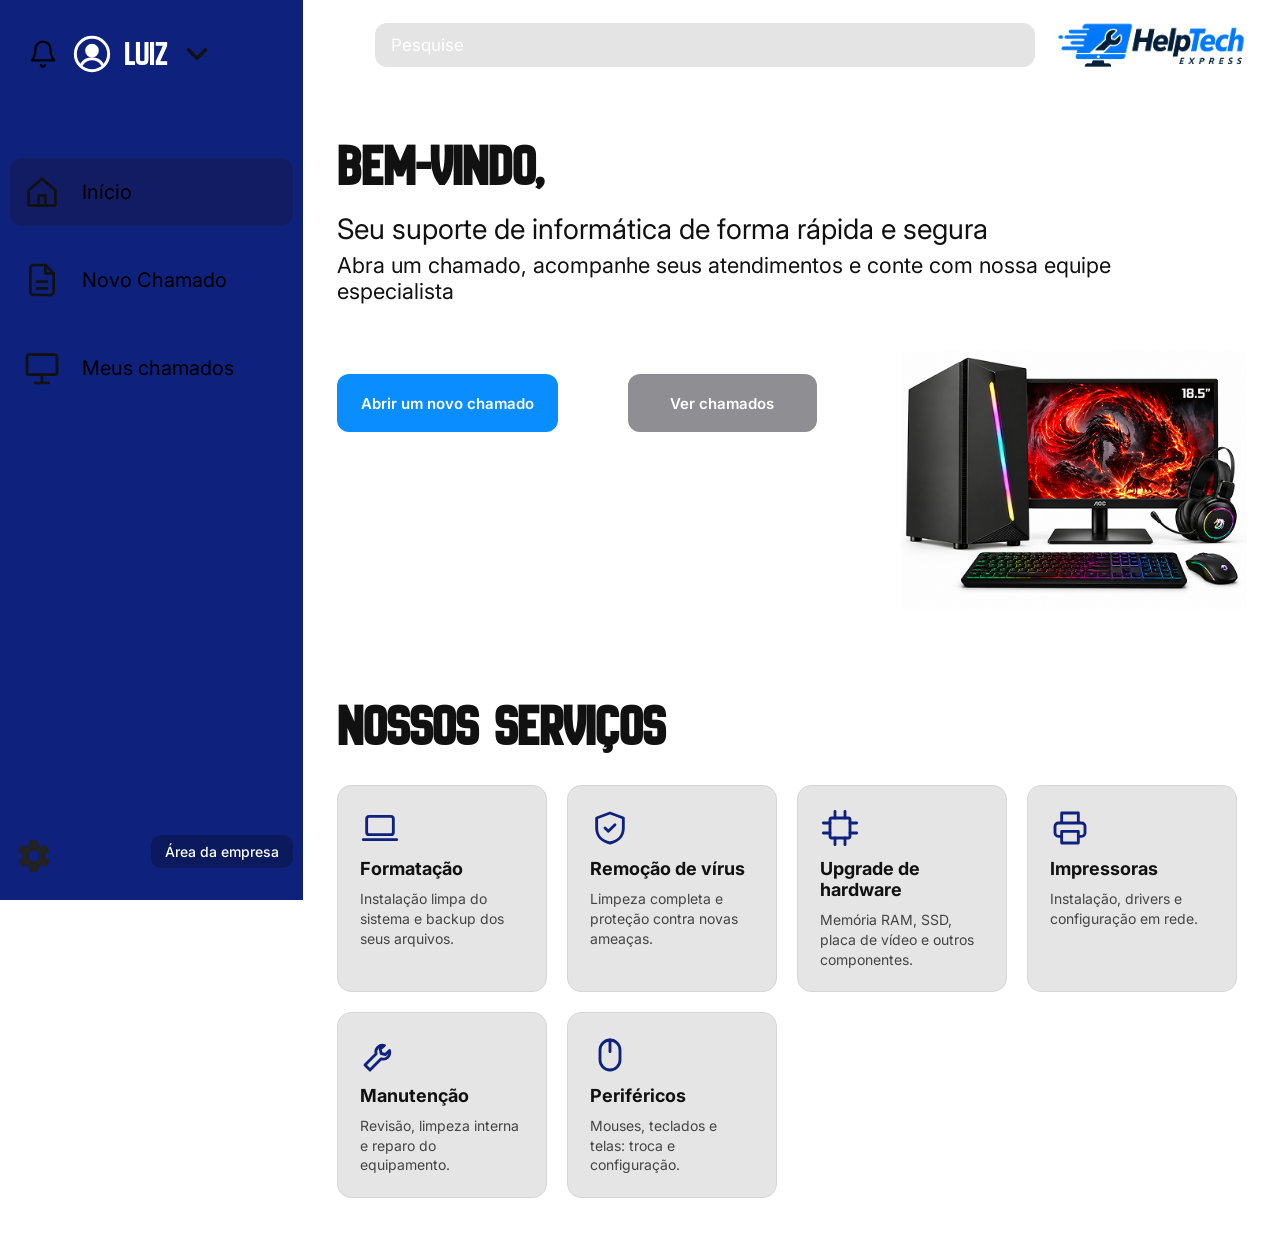
<file: helptech-Desktop/index.html>
<!DOCTYPE html>
<html lang="pt-BR">

<head>
  <meta charset="UTF-8">
  <meta name="viewport" content="width=device-width, initial-scale=1">
  <title>Início | Help Tech Express</title>
  <link rel="preconnect" href="https://fonts.googleapis.com">
  <link rel="preconnect" href="https://fonts.gstatic.com" crossorigin>
  <link
    href="https://fonts.googleapis.com/css2?family=Anonymous+Pro&family=Inter:wght@400;500;600&family=New+Amsterdam&display=swap"
    rel="stylesheet">
  <link rel="stylesheet" href="css/style.css">
</head>

<body data-page="index">
  <div class="layout">
    <aside class="sidebar">
      <div class="user"><svg class="bell" width="30" height="30" viewBox="0 0 24 24" fill="none" stroke="currentColor"
          stroke-width="1.8" stroke-linecap="round" stroke-linejoin="round" aria-hidden="true">
          <path d="M6 8a6 6 0 1 1 12 0c0 7 3 9 3 9H3s3-2 3-9" />
          <path d="M10.3 21a1.9 1.9 0 0 0 3.4 0" />
        </svg><svg width="40" height="40" viewBox="0 0 24 24" fill="none" stroke="currentColor" stroke-width="1.8"
          aria-hidden="true">
          <circle cx="12" cy="12" r="10" />
          <circle cx="12" cy="10" r="3.2" fill="currentColor" />
          <path d="M5.8 18.2c1.6-2.4 3.7-3.4 6.2-3.4s4.6 1 6.2 3.4" stroke-linecap="round" />
        </svg><span class="name">Luiz</span><svg width="34" height="34" viewBox="0 0 24 24" fill="none" stroke="#111"
          stroke-width="2.4" stroke-linecap="round" stroke-linejoin="round" aria-hidden="true">
          <path d="m6 9 6 6 6-6" />
        </svg></div>
      <nav class="nav" aria-label="Principal">
        <a href="index.html" class="active" aria-current="page"><svg width="40" height="40" viewBox="0 0 24 24"
            fill="none" stroke="#111" stroke-width="1.6" stroke-linecap="round" stroke-linejoin="round"
            aria-hidden="true">
            <path d="M4 11 12 4l8 7v9H4z" />
            <path d="M10 20v-6h4v6" />
          </svg><span>Início</span></a>
        <a href="novo-chamado.html"><svg width="40" height="40" viewBox="0 0 24 24" fill="none" stroke="#111"
            stroke-width="1.6" stroke-linecap="round" stroke-linejoin="round" aria-hidden="true">
            <path d="M14 3H7a2 2 0 0 0-2 2v14a2 2 0 0 0 2 2h10a2 2 0 0 0 2-2V8z" />
            <path d="M14 3v5h5M9 13h6M9 17h6" />
          </svg><span>Novo Chamado</span></a>
        <a href="meus-chamados.html"><svg width="40" height="40" viewBox="0 0 24 24" fill="none" stroke="#111"
            stroke-width="1.6" stroke-linecap="round" stroke-linejoin="round" aria-hidden="true">
            <rect x="3" y="4" width="18" height="12" rx="1.5" />
            <path d="M8 21h8M12 16v5" />
          </svg><span>Meus chamados</span></a>
      </nav>
      <div class="bottom"><button class="settings" type="button" aria-label="Configurações"><svg width="38" height="38"
            viewBox="0 0 24 24" fill="#222" aria-hidden="true">
            <path
              d="M19.4 13a7.9 7.9 0 0 0 0-2l2.1-1.6a.5.5 0 0 0 .1-.6l-2-3.5a.5.5 0 0 0-.6-.2l-2.5 1a7.3 7.3 0 0 0-1.7-1l-.4-2.6a.5.5 0 0 0-.5-.4h-4a.5.5 0 0 0-.5.4l-.4 2.6a7.3 7.3 0 0 0-1.7 1l-2.5-1a.5.5 0 0 0-.6.2l-2 3.5a.5.5 0 0 0 .1.6L4.6 11a7.9 7.9 0 0 0 0 2l-2.1 1.6a.5.5 0 0 0-.1.6l2 3.5c.1.2.4.3.6.2l2.5-1c.5.4 1.1.7 1.7 1l.4 2.6c0 .2.3.4.5.4h4c.2 0 .5-.2.5-.4l.4-2.6c.6-.3 1.2-.6 1.7-1l2.5 1c.2.1.5 0 .6-.2l2-3.5a.5.5 0 0 0-.1-.6zM12 15.5a3.5 3.5 0 1 1 0-7 3.5 3.5 0 0 1 0 7z" />
          </svg></button><a class="empresa-link" href="empresa-login.html">Área da empresa</a></div>
    </aside>
    <main class="main">
      <header class="topbar">
        <div class="search"><input type="search" placeholder="Pesquise" aria-label="Pesquisar"></div>
        <a href="index.html" aria-label="Help Tech Express - início"><img class="logo" src="img/logo.png"
            alt="Help Tech Express" width="223" height="59"></a>
      </header>
      <section class="hero">
        <h1>Bem-vindo, <span>Luiz!</span></h1>
        <p class="lead">Seu suporte de informática de forma rápida e segura</p>
        <p class="sub">Abra um chamado, acompanhe seus atendimentos e conte com nossa equipe especialista</p>
        <div class="cta">
          <a class="btn btn-blue" href="novo-chamado.html">Abrir um novo chamado</a>
          <a class="btn btn-gray" href="meus-chamados.html">Ver chamados</a>
        </div>
        <img class="hero-img" src="img/pc.png" alt="Computador gamer completo com monitor, teclado, mouse e headset"
          width="439" height="329">
      </section>
      <section aria-labelledby="servicos-h">
        <h2 class="section-title" id="servicos-h">Nossos serviços</h2>
        <div class="cards">
          <article class="card"><svg width="40" height="40" viewBox="0 0 24 24" fill="none" stroke="currentColor"
              stroke-width="1.7" stroke-linecap="round" stroke-linejoin="round" aria-hidden="true">
              <rect x="4" y="5" width="16" height="11" rx="1.5" />
              <path d="M2 19h20" />
            </svg>
            <h3>Formatação</h3>
            <p>Instalação limpa do sistema e backup dos seus arquivos.</p>
          </article>
          <article class="card"><svg width="40" height="40" viewBox="0 0 24 24" fill="none" stroke="currentColor"
              stroke-width="1.7" stroke-linecap="round" stroke-linejoin="round" aria-hidden="true">
              <path d="M12 3 4 6v6c0 5 3.4 8 8 9 4.6-1 8-4 8-9V6z" />
              <path d="m9 12 2 2 4-4" />
            </svg>
            <h3>Remoção de vírus</h3>
            <p>Limpeza completa e proteção contra novas ameaças.</p>
          </article>
          <article class="card"><svg width="40" height="40" viewBox="0 0 24 24" fill="none" stroke="currentColor"
              stroke-width="1.7" stroke-linecap="round" stroke-linejoin="round" aria-hidden="true">
              <rect x="6" y="6" width="12" height="12" rx="1" />
              <path d="M9 2v4M15 2v4M9 18v4M15 18v4M2 9h4M2 15h4M18 9h4M18 15h4" />
            </svg>
            <h3>Upgrade de hardware</h3>
            <p>Memória RAM, SSD, placa de vídeo e outros componentes.</p>
          </article>
          <article class="card"><svg width="40" height="40" viewBox="0 0 24 24" fill="none" stroke="currentColor"
              stroke-width="1.7" stroke-linecap="round" stroke-linejoin="round" aria-hidden="true">
              <path d="M7 9V3h10v6M7 17H5a2 2 0 0 1-2-2v-4a2 2 0 0 1 2-2h14a2 2 0 0 1 2 2v4a2 2 0 0 1-2 2h-2" />
              <rect x="7" y="14" width="10" height="7" />
            </svg>
            <h3>Impressoras</h3>
            <p>Instalação, drivers e configuração em rede.</p>
          </article>
          <article class="card"><svg width="40" height="40" viewBox="0 0 24 24" fill="none" stroke="currentColor"
              stroke-width="1.7" stroke-linecap="round" stroke-linejoin="round" aria-hidden="true">
              <path d="M14.7 6.3a4 4 0 0 0-5 5L3 18l3 3 6.7-6.7a4 4 0 0 0 5-5l-2.4 2.4-2.6-.6-.6-2.6z" />
            </svg>
            <h3>Manutenção</h3>
            <p>Revisão, limpeza interna e reparo do equipamento.</p>
          </article>
          <article class="card"><svg width="40" height="40" viewBox="0 0 24 24" fill="none" stroke="currentColor"
              stroke-width="1.7" stroke-linecap="round" stroke-linejoin="round" aria-hidden="true">
              <rect x="6" y="3" width="12" height="18" rx="6" />
              <path d="M12 3v7" />
            </svg>
            <h3>Periféricos</h3>
            <p>Mouses, teclados e telas: troca e configuração.</p>
          </article>
        </div>
      </section>
    </main>
  </div>
  <script src="js/data.js"></script>
  <script src="js/script.js"></script>
</body>

</html>
</file>
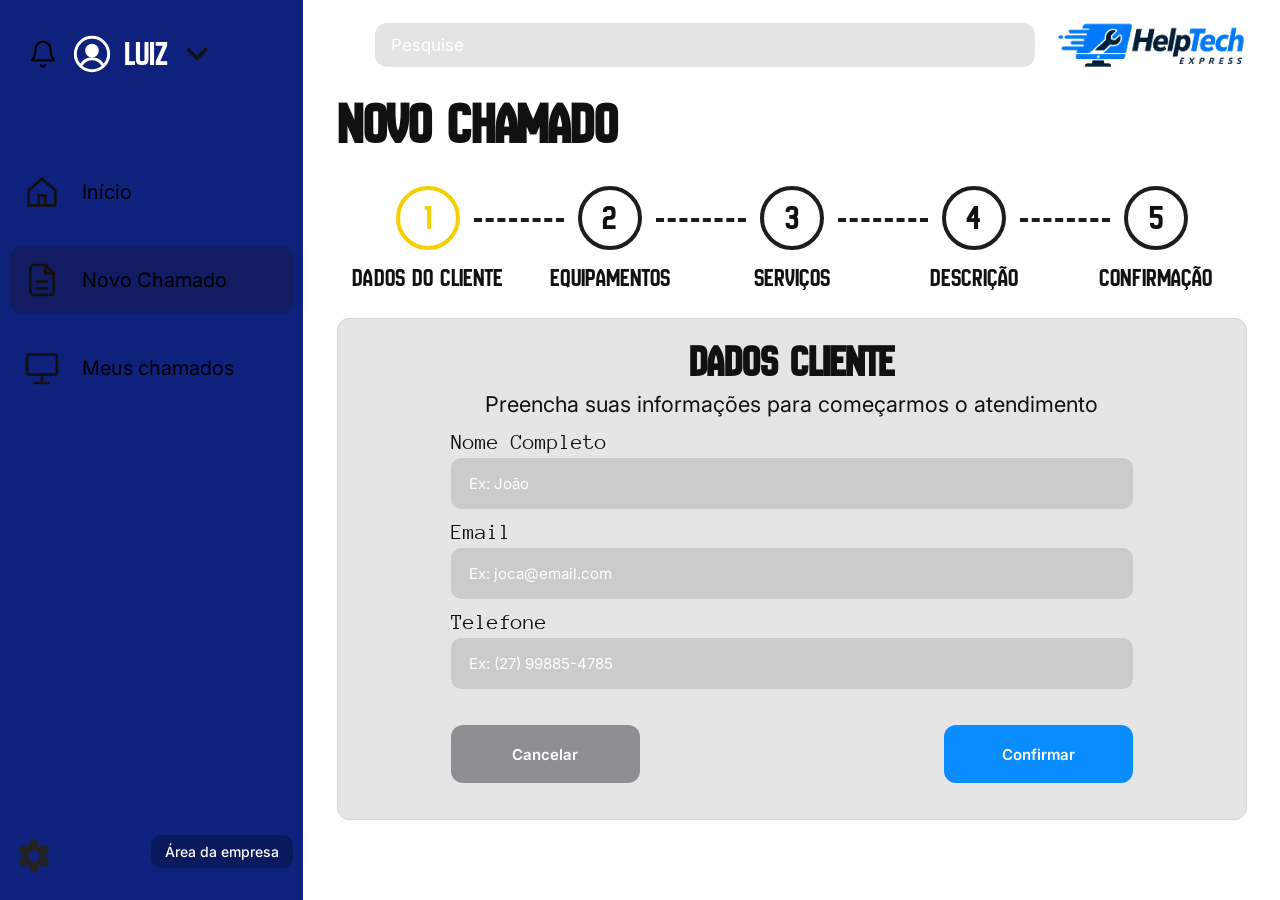
<file: helptech-Desktop/confirmacao.html>
<!DOCTYPE html>
<html lang="pt-BR">
<head>
<meta charset="UTF-8">
<meta name="viewport" content="width=device-width, initial-scale=1">
<title>Novo Chamado - Confirmação | Help Tech Express</title>
<link rel="preconnect" href="https://fonts.googleapis.com">
<link rel="preconnect" href="https://fonts.gstatic.com" crossorigin>
<link href="https://fonts.googleapis.com/css2?family=Anonymous+Pro&family=Inter:wght@400;500;600&family=New+Amsterdam&display=swap" rel="stylesheet">
<link rel="stylesheet" href="css/style.css">
</head>
<body data-page="confirmacao">
<div class="layout">
    <aside class="sidebar">
      <div class="user"><svg class="bell" width="30" height="30" viewBox="0 0 24 24" fill="none" stroke="currentColor" stroke-width="1.8" stroke-linecap="round" stroke-linejoin="round" aria-hidden="true"><path d="M6 8a6 6 0 1 1 12 0c0 7 3 9 3 9H3s3-2 3-9"/><path d="M10.3 21a1.9 1.9 0 0 0 3.4 0"/></svg><svg width="40" height="40" viewBox="0 0 24 24" fill="none" stroke="currentColor" stroke-width="1.8" aria-hidden="true"><circle cx="12" cy="12" r="10"/><circle cx="12" cy="10" r="3.2" fill="currentColor"/><path d="M5.8 18.2c1.6-2.4 3.7-3.4 6.2-3.4s4.6 1 6.2 3.4" stroke-linecap="round"/></svg><span class="name">Luiz</span><svg width="34" height="34" viewBox="0 0 24 24" fill="none" stroke="#111" stroke-width="2.4" stroke-linecap="round" stroke-linejoin="round" aria-hidden="true"><path d="m6 9 6 6 6-6"/></svg></div>
      <nav class="nav" aria-label="Principal">
        <a href="index.html"><svg width="40" height="40" viewBox="0 0 24 24" fill="none" stroke="#111" stroke-width="1.6" stroke-linecap="round" stroke-linejoin="round" aria-hidden="true"><path d="M4 11 12 4l8 7v9H4z"/><path d="M10 20v-6h4v6"/></svg><span>Início</span></a>
        <a href="novo-chamado.html" class="active" aria-current="page"><svg width="40" height="40" viewBox="0 0 24 24" fill="none" stroke="#111" stroke-width="1.6" stroke-linecap="round" stroke-linejoin="round" aria-hidden="true"><path d="M14 3H7a2 2 0 0 0-2 2v14a2 2 0 0 0 2 2h10a2 2 0 0 0 2-2V8z"/><path d="M14 3v5h5M9 13h6M9 17h6"/></svg><span>Novo Chamado</span></a>
        <a href="meus-chamados.html"><svg width="40" height="40" viewBox="0 0 24 24" fill="none" stroke="#111" stroke-width="1.6" stroke-linecap="round" stroke-linejoin="round" aria-hidden="true"><rect x="3" y="4" width="18" height="12" rx="1.5"/><path d="M8 21h8M12 16v5"/></svg><span>Meus chamados</span></a>
      </nav>
      <div class="bottom"><button class="settings" type="button" aria-label="Configurações"><svg width="38" height="38" viewBox="0 0 24 24" fill="#222" aria-hidden="true"><path d="M19.4 13a7.9 7.9 0 0 0 0-2l2.1-1.6a.5.5 0 0 0 .1-.6l-2-3.5a.5.5 0 0 0-.6-.2l-2.5 1a7.3 7.3 0 0 0-1.7-1l-.4-2.6a.5.5 0 0 0-.5-.4h-4a.5.5 0 0 0-.5.4l-.4 2.6a7.3 7.3 0 0 0-1.7 1l-2.5-1a.5.5 0 0 0-.6.2l-2 3.5a.5.5 0 0 0 .1.6L4.6 11a7.9 7.9 0 0 0 0 2l-2.1 1.6a.5.5 0 0 0-.1.6l2 3.5c.1.2.4.3.6.2l2.5-1c.5.4 1.1.7 1.7 1l.4 2.6c0 .2.3.4.5.4h4c.2 0 .5-.2.5-.4l.4-2.6c.6-.3 1.2-.6 1.7-1l2.5 1c.2.1.5 0 .6-.2l2-3.5a.5.5 0 0 0-.1-.6zM12 15.5a3.5 3.5 0 1 1 0-7 3.5 3.5 0 0 1 0 7z"/></svg></button><a class="empresa-link" href="empresa-login.html">Área da empresa</a></div>
    </aside>
    <main class="main">
      <header class="topbar">
        <div class="search"><input type="search" placeholder="Pesquise" aria-label="Pesquisar"></div>
        <a href="index.html" aria-label="Help Tech Express - início"><img class="logo" src="img/logo.png" alt="Help Tech Express" width="223" height="59"></a>
      </header>
      <h1 class="page-title">Novo Chamado</h1>
      <ol class="stepper" aria-label="Etapas do novo chamado"><li class="step done"><a href="novo-chamado.html"><span class="circle">1</span><span class="label">Dados do cliente</span></a></li><li class="step done"><a href="equipamentos.html"><span class="circle">2</span><span class="label">Equipamentos</span></a></li><li class="step done"><a href="servicos.html"><span class="circle">3</span><span class="label">Serviços</span></a></li><li class="step done"><a href="descricao.html"><span class="circle">4</span><span class="label">Descrição</span></a></li><li class="step current"><span class="s" aria-current="step"><span class="circle">5</span><span class="label">Confirmação</span></span></li></ol>
      <section class="panel">
        <h2>Dados Cliente</h2>
        <p class="intro">Confira tudo antes de confirmar o chamado</p>
        <div class="form"><div class="field"><label for="c-nome">Nome Completo</label><input id="c-nome" type="text" readonly placeholder=""></div><div class="field"><label for="c-email">Email</label><input id="c-email" type="text" readonly placeholder=""></div><div class="field"><label for="c-tel">Telefone</label><input id="c-tel" type="text" readonly placeholder=""></div><div class="field"><label for="c-prob">Dados do problema e dispositivo</label><input id="c-prob" type="text" readonly placeholder=""></div></div><div class="actions"><button class="btn btn-gray" id="btn-cancelar" type="button">Cancelar</button><button class="btn btn-blue" id="btn-confirmar" type="button">Confirmar</button></div>
      </section>
    </main>
</div>
<script src="js/data.js"></script>
<script src="js/script.js"></script>
</body>
</html>
</file>
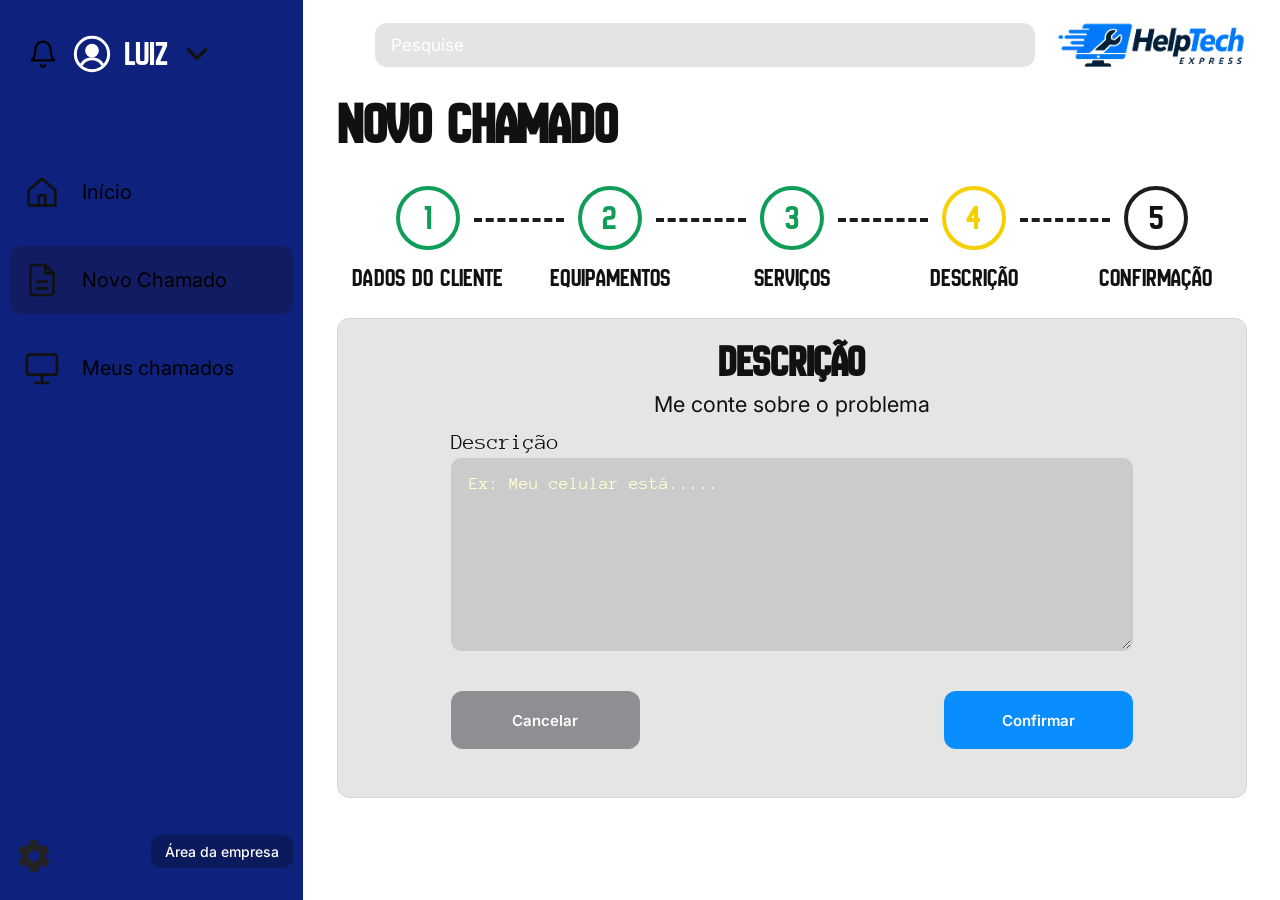
<file: helptech-Desktop/descricao.html>
<!DOCTYPE html>
<html lang="pt-BR">
<head>
<meta charset="UTF-8">
<meta name="viewport" content="width=device-width, initial-scale=1">
<title>Novo Chamado - Descrição | Help Tech Express</title>
<link rel="preconnect" href="https://fonts.googleapis.com">
<link rel="preconnect" href="https://fonts.gstatic.com" crossorigin>
<link href="https://fonts.googleapis.com/css2?family=Anonymous+Pro&family=Inter:wght@400;500;600&family=New+Amsterdam&display=swap" rel="stylesheet">
<link rel="stylesheet" href="css/style.css">
</head>
<body data-page="descricao">
<div class="layout">
    <aside class="sidebar">
      <div class="user"><svg class="bell" width="30" height="30" viewBox="0 0 24 24" fill="none" stroke="currentColor" stroke-width="1.8" stroke-linecap="round" stroke-linejoin="round" aria-hidden="true"><path d="M6 8a6 6 0 1 1 12 0c0 7 3 9 3 9H3s3-2 3-9"/><path d="M10.3 21a1.9 1.9 0 0 0 3.4 0"/></svg><svg width="40" height="40" viewBox="0 0 24 24" fill="none" stroke="currentColor" stroke-width="1.8" aria-hidden="true"><circle cx="12" cy="12" r="10"/><circle cx="12" cy="10" r="3.2" fill="currentColor"/><path d="M5.8 18.2c1.6-2.4 3.7-3.4 6.2-3.4s4.6 1 6.2 3.4" stroke-linecap="round"/></svg><span class="name">Luiz</span><svg width="34" height="34" viewBox="0 0 24 24" fill="none" stroke="#111" stroke-width="2.4" stroke-linecap="round" stroke-linejoin="round" aria-hidden="true"><path d="m6 9 6 6 6-6"/></svg></div>
      <nav class="nav" aria-label="Principal">
        <a href="index.html"><svg width="40" height="40" viewBox="0 0 24 24" fill="none" stroke="#111" stroke-width="1.6" stroke-linecap="round" stroke-linejoin="round" aria-hidden="true"><path d="M4 11 12 4l8 7v9H4z"/><path d="M10 20v-6h4v6"/></svg><span>Início</span></a>
        <a href="novo-chamado.html" class="active" aria-current="page"><svg width="40" height="40" viewBox="0 0 24 24" fill="none" stroke="#111" stroke-width="1.6" stroke-linecap="round" stroke-linejoin="round" aria-hidden="true"><path d="M14 3H7a2 2 0 0 0-2 2v14a2 2 0 0 0 2 2h10a2 2 0 0 0 2-2V8z"/><path d="M14 3v5h5M9 13h6M9 17h6"/></svg><span>Novo Chamado</span></a>
        <a href="meus-chamados.html"><svg width="40" height="40" viewBox="0 0 24 24" fill="none" stroke="#111" stroke-width="1.6" stroke-linecap="round" stroke-linejoin="round" aria-hidden="true"><rect x="3" y="4" width="18" height="12" rx="1.5"/><path d="M8 21h8M12 16v5"/></svg><span>Meus chamados</span></a>
      </nav>
      <div class="bottom"><button class="settings" type="button" aria-label="Configurações"><svg width="38" height="38" viewBox="0 0 24 24" fill="#222" aria-hidden="true"><path d="M19.4 13a7.9 7.9 0 0 0 0-2l2.1-1.6a.5.5 0 0 0 .1-.6l-2-3.5a.5.5 0 0 0-.6-.2l-2.5 1a7.3 7.3 0 0 0-1.7-1l-.4-2.6a.5.5 0 0 0-.5-.4h-4a.5.5 0 0 0-.5.4l-.4 2.6a7.3 7.3 0 0 0-1.7 1l-2.5-1a.5.5 0 0 0-.6.2l-2 3.5a.5.5 0 0 0 .1.6L4.6 11a7.9 7.9 0 0 0 0 2l-2.1 1.6a.5.5 0 0 0-.1.6l2 3.5c.1.2.4.3.6.2l2.5-1c.5.4 1.1.7 1.7 1l.4 2.6c0 .2.3.4.5.4h4c.2 0 .5-.2.5-.4l.4-2.6c.6-.3 1.2-.6 1.7-1l2.5 1c.2.1.5 0 .6-.2l2-3.5a.5.5 0 0 0-.1-.6zM12 15.5a3.5 3.5 0 1 1 0-7 3.5 3.5 0 0 1 0 7z"/></svg></button><a class="empresa-link" href="empresa-login.html">Área da empresa</a></div>
    </aside>
    <main class="main">
      <header class="topbar">
        <div class="search"><input type="search" placeholder="Pesquise" aria-label="Pesquisar"></div>
        <a href="index.html" aria-label="Help Tech Express - início"><img class="logo" src="img/logo.png" alt="Help Tech Express" width="223" height="59"></a>
      </header>
      <h1 class="page-title">Novo Chamado</h1>
      <ol class="stepper" aria-label="Etapas do novo chamado"><li class="step done"><a href="novo-chamado.html"><span class="circle">1</span><span class="label">Dados do cliente</span></a></li><li class="step done"><a href="equipamentos.html"><span class="circle">2</span><span class="label">Equipamentos</span></a></li><li class="step done"><a href="servicos.html"><span class="circle">3</span><span class="label">Serviços</span></a></li><li class="step current"><span class="s" aria-current="step"><span class="circle">4</span><span class="label">Descrição</span></span></li><li class="step "><span class="s"><span class="circle">5</span><span class="label">Confirmação</span></span></li></ol>
      <section class="panel">
        <h2>Descrição</h2>
        <p class="intro">Me conte sobre o problema</p>
        <div class="form"><div class="field"><label for="descricao">Descrição</label><textarea id="descricao" placeholder="Ex: Meu celular está....." maxlength="600"></textarea><p class="err">Descreva o problema com pelo menos 10 caracteres.</p></div></div><div class="actions"><button class="btn btn-gray" id="btn-cancelar" type="button">Cancelar</button><button class="btn btn-blue" id="btn-confirmar" type="button">Confirmar</button></div>
      </section>
    </main>
</div>
<script src="js/data.js"></script>
<script src="js/script.js"></script>
</body>
</html>
</file>
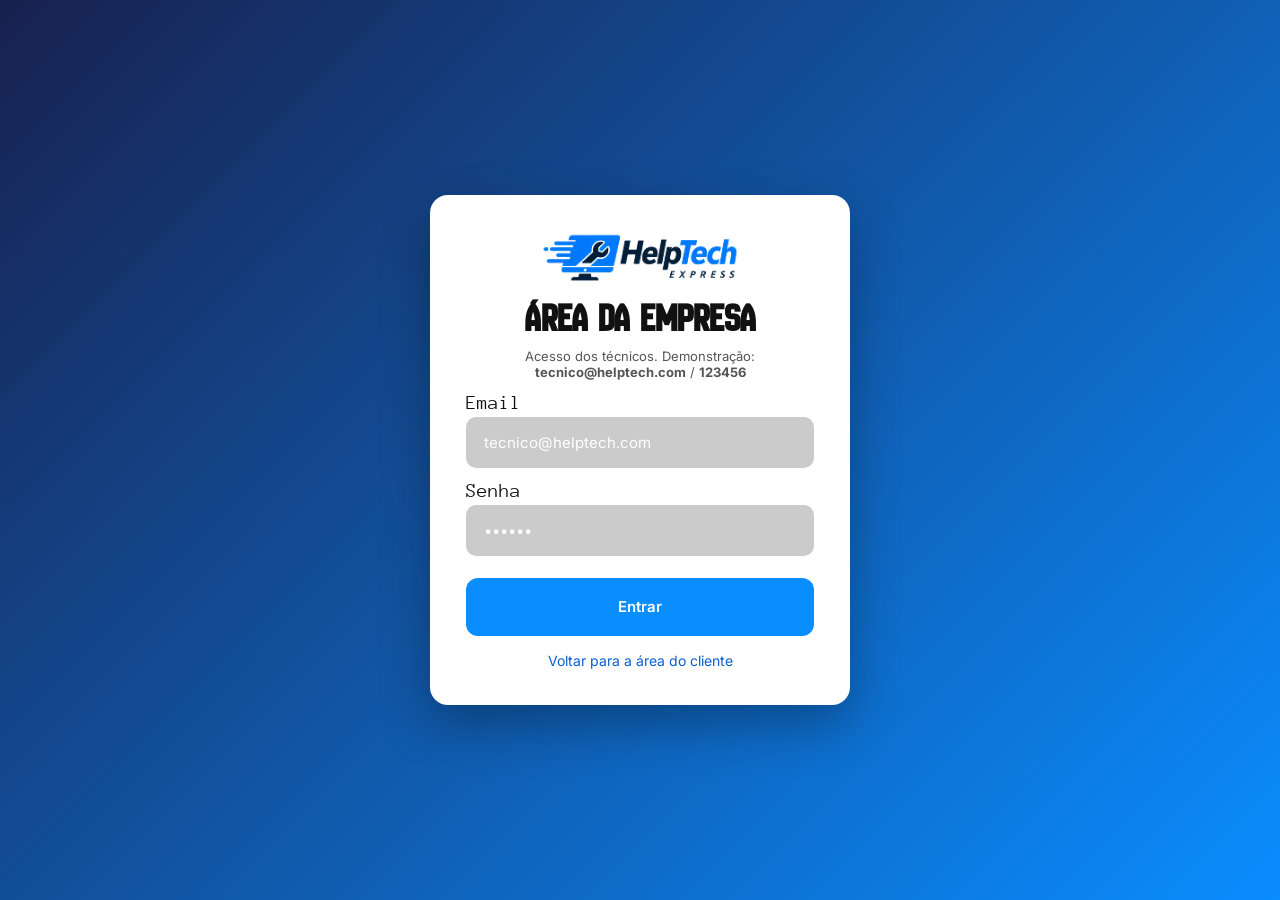
<file: helptech-Desktop/empresa-chamado.html>
<!DOCTYPE html>
<html lang="pt-BR">
<head>
<meta charset="UTF-8">
<meta name="viewport" content="width=device-width, initial-scale=1">
<title>Chamado | Help Tech Express - Empresa</title>
<link rel="preconnect" href="https://fonts.googleapis.com">
<link rel="preconnect" href="https://fonts.gstatic.com" crossorigin>
<link href="https://fonts.googleapis.com/css2?family=Anonymous+Pro&family=Inter:wght@400;500;600&family=New+Amsterdam&display=swap" rel="stylesheet">
<link rel="stylesheet" href="css/style.css">
<link rel="stylesheet" href="css/empresa.css">
</head>
<body class="empresa" data-page="e-chamado">
<div class="layout">
  <aside class="sidebar">
    <div class="user"><small>Técnico</small><span class="name" id="who">-</span></div>
    <nav class="nav" aria-label="Empresa">
      <a href="empresa-painel.html"><svg width="40" height="40" viewBox="0 0 24 24" fill="none" stroke="#fff" stroke-width="1.6" stroke-linecap="round" stroke-linejoin="round" aria-hidden="true"><rect x="3" y="3" width="8" height="8" rx="1"/><rect x="13" y="3" width="8" height="5" rx="1"/><rect x="13" y="10" width="8" height="11" rx="1"/><rect x="3" y="13" width="8" height="8" rx="1"/></svg><span>Painel</span></a>
      <a href="empresa-chamados.html" class="active" aria-current="page"><svg width="40" height="40" viewBox="0 0 24 24" fill="none" stroke="#fff" stroke-width="1.6" stroke-linecap="round" stroke-linejoin="round" aria-hidden="true"><path d="M14 3H7a2 2 0 0 0-2 2v14a2 2 0 0 0 2 2h10a2 2 0 0 0 2-2V8z"/><path d="M14 3v5h5M9 13h6M9 17h6"/></svg><span>Chamados</span></a>
      <a href="index.html"><svg width="40" height="40" viewBox="0 0 24 24" fill="none" stroke="#fff" stroke-width="1.6" stroke-linecap="round" stroke-linejoin="round" aria-hidden="true"><path d="M4 11 12 4l8 7v9H4z"/><path d="M10 20v-6h4v6"/></svg><span>Área do cliente</span></a>
      <button type="button" id="sair"><svg width="40" height="40" viewBox="0 0 24 24" fill="none" stroke="#fff" stroke-width="1.6" stroke-linecap="round" stroke-linejoin="round" aria-hidden="true"><path d="M9 21H5a2 2 0 0 1-2-2V5a2 2 0 0 1 2-2h4M16 17l5-5-5-5M21 12H9"/></svg><span>Sair</span></button>
    </nav>
  </aside>
  <main class="main">
    <header class="topbar"><div class="e-logo-box"><span class="badge-emp">Área da empresa</span></div><img class="logo" src="img/logo.png" alt="Help Tech Express" width="223" height="59"></header>
    <a class="back-link" href="empresa-chamados.html">&larr; Voltar para os chamados</a>
    <h1 class="page-title" id="titulo" style="margin-top:6px">Chamado</h1>
    <div id="detail" class="detail">
      <section class="box" id="b-cliente"><h2>Cliente</h2></section>
      <section class="box" id="b-problema"><h2>Problema</h2></section>
      <form class="box mgmt full" id="mgmt" novalidate>
        <h2>Atendimento</h2>
        <div class="field"><label for="m-tec">Técnico responsável</label><select id="m-tec"></select></div>
        <div class="field"><label for="m-status">Status</label><select id="m-status"></select></div>
        <div class="field"><label for="m-orc">Orçamento (R$)</label><input id="m-orc" type="text" inputmode="decimal" placeholder="Ex: 150,00"></div>
        <div class="field"><label for="m-note">Registrar andamento (o cliente verá)</label><textarea id="m-note" maxlength="300" placeholder="Ex: Peça pedida, previsão de 2 dias."></textarea></div>
        <div class="row"><button class="btn btn-gray" type="button" id="btn-assumir" style="min-width:160px">Assumir para mim</button><button class="btn btn-blue" type="submit">Salvar</button></div>
      </form>
      <section class="box full"><h2>Histórico</h2><ul class="timeline" id="timeline"></ul></section>
    </div>
  </main>
</div>
<script src="js/data.js"></script>
<script src="js/empresa.js"></script>
</body>
</html>
</file>
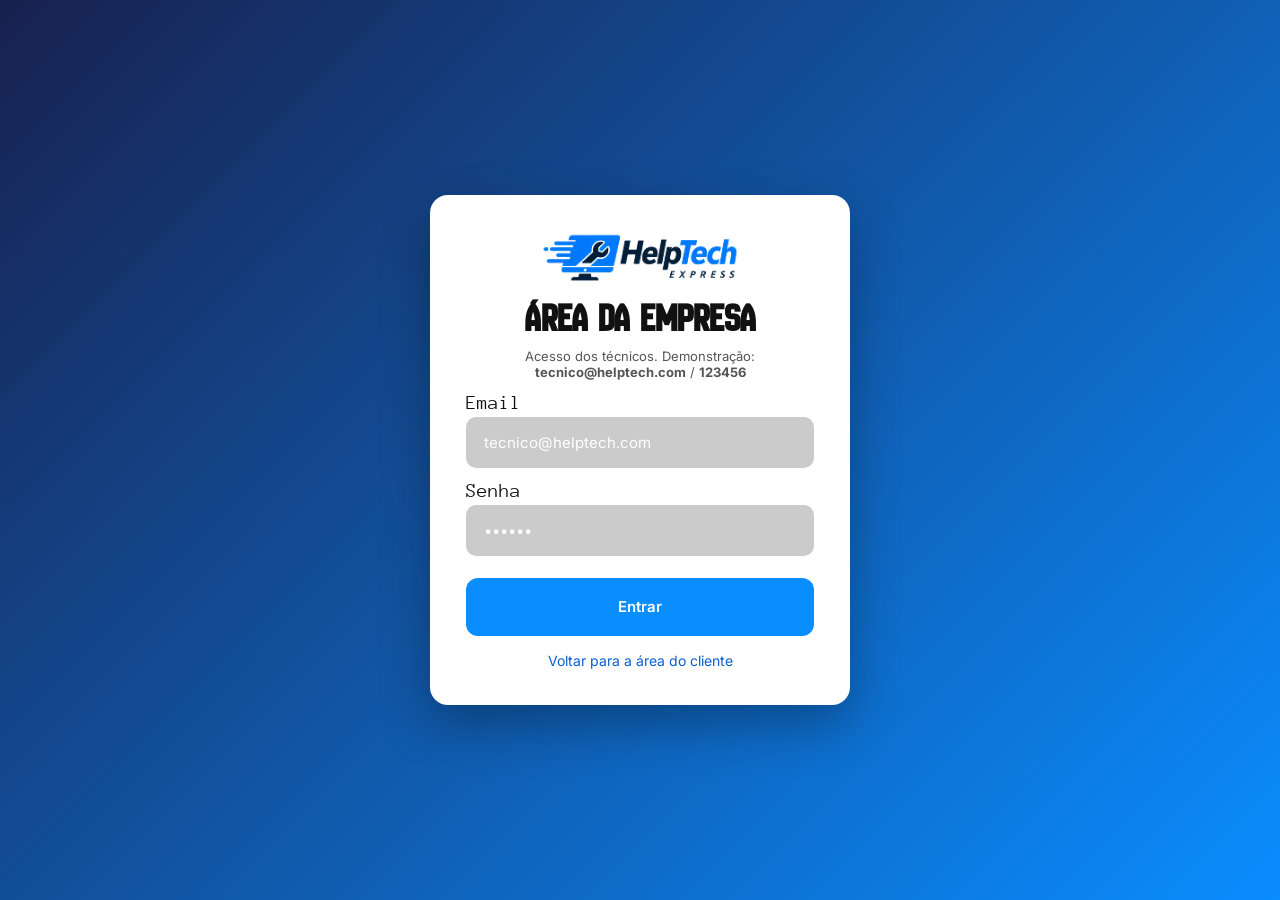
<file: helptech-Desktop/empresa-chamados.html>
<!DOCTYPE html>
<html lang="pt-BR">
<head>
<meta charset="UTF-8">
<meta name="viewport" content="width=device-width, initial-scale=1">
<title>Chamados | Help Tech Express - Empresa</title>
<link rel="preconnect" href="https://fonts.googleapis.com">
<link rel="preconnect" href="https://fonts.gstatic.com" crossorigin>
<link href="https://fonts.googleapis.com/css2?family=Anonymous+Pro&family=Inter:wght@400;500;600&family=New+Amsterdam&display=swap" rel="stylesheet">
<link rel="stylesheet" href="css/style.css">
<link rel="stylesheet" href="css/empresa.css">
</head>
<body class="empresa" data-page="e-chamados">
<div class="layout">
  <aside class="sidebar">
    <div class="user"><small>Técnico</small><span class="name" id="who">-</span></div>
    <nav class="nav" aria-label="Empresa">
      <a href="empresa-painel.html"><svg width="40" height="40" viewBox="0 0 24 24" fill="none" stroke="#fff" stroke-width="1.6" stroke-linecap="round" stroke-linejoin="round" aria-hidden="true"><rect x="3" y="3" width="8" height="8" rx="1"/><rect x="13" y="3" width="8" height="5" rx="1"/><rect x="13" y="10" width="8" height="11" rx="1"/><rect x="3" y="13" width="8" height="8" rx="1"/></svg><span>Painel</span></a>
      <a href="empresa-chamados.html" class="active" aria-current="page"><svg width="40" height="40" viewBox="0 0 24 24" fill="none" stroke="#fff" stroke-width="1.6" stroke-linecap="round" stroke-linejoin="round" aria-hidden="true"><path d="M14 3H7a2 2 0 0 0-2 2v14a2 2 0 0 0 2 2h10a2 2 0 0 0 2-2V8z"/><path d="M14 3v5h5M9 13h6M9 17h6"/></svg><span>Chamados</span></a>
      <a href="index.html"><svg width="40" height="40" viewBox="0 0 24 24" fill="none" stroke="#fff" stroke-width="1.6" stroke-linecap="round" stroke-linejoin="round" aria-hidden="true"><path d="M4 11 12 4l8 7v9H4z"/><path d="M10 20v-6h4v6"/></svg><span>Área do cliente</span></a>
      <button type="button" id="sair"><svg width="40" height="40" viewBox="0 0 24 24" fill="none" stroke="#fff" stroke-width="1.6" stroke-linecap="round" stroke-linejoin="round" aria-hidden="true"><path d="M9 21H5a2 2 0 0 1-2-2V5a2 2 0 0 1 2-2h4M16 17l5-5-5-5M21 12H9"/></svg><span>Sair</span></button>
    </nav>
  </aside>
  <main class="main">
    <header class="topbar"><div class="e-logo-box"><span class="badge-emp">Área da empresa</span></div><img class="logo" src="img/logo.png" alt="Help Tech Express" width="223" height="59"></header>
    <h1 class="page-title">Chamados</h1>
    <p style="font-family:var(--font-mono);font-size:20px;margin-top:4px">Atenda, atualize o status e acompanhe cada chamado</p>
    <div class="toolbar">
      <input id="f-q" type="search" placeholder="Buscar por cliente, equipamento ou nº" aria-label="Buscar chamados">
      <select id="f-status" aria-label="Filtrar por status"><option value="">Todos os status</option><option value="Em análise">Em análise</option><option value="Em manutenção">Em manutenção</option><option value="Concluído">Pronto</option></select>
      <select id="f-tec" aria-label="Filtrar por técnico"><option value="">Todos os técnicos</option><option value="__none">Sem técnico</option><option value="Carlos">Carlos</option><option value="Ana">Ana</option></select>
      <button class="btn btn-cyan" id="btn-csv" type="button" style="min-width:150px">Exportar CSV</button>
    </div>
    <div class="table-wrap">
      <table class="emp">
        <thead><tr><th scope="col">#</th><th scope="col">Cliente / Serviço</th><th scope="col">Data</th><th scope="col">Técnico</th><th scope="col">Status</th><th scope="col">Orçamento</th><th scope="col">Ações</th></tr></thead>
        <tbody id="tbody"></tbody>
      </table>
    </div>
  </main>
</div>
<script src="js/data.js"></script>
<script src="js/empresa.js"></script>
</body>
</html>
</file>
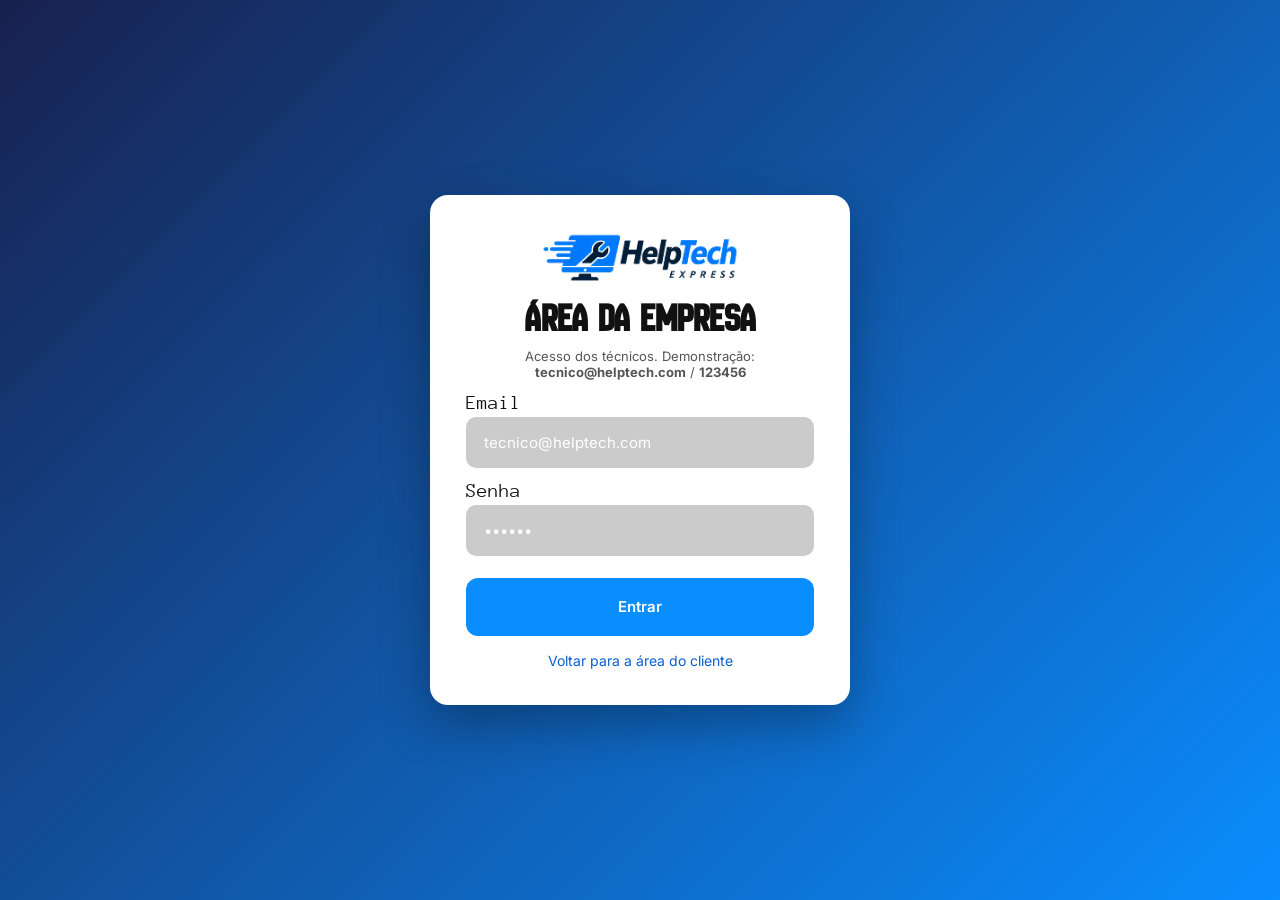
<file: helptech-Desktop/empresa-login.html>
<!DOCTYPE html>
<html lang="pt-BR">
<head>
<meta charset="UTF-8">
<meta name="viewport" content="width=device-width, initial-scale=1">
<title>Entrar | Help Tech Express - Empresa</title>
<link rel="preconnect" href="https://fonts.googleapis.com">
<link rel="preconnect" href="https://fonts.gstatic.com" crossorigin>
<link href="https://fonts.googleapis.com/css2?family=Anonymous+Pro&family=Inter:wght@400;500;600&family=New+Amsterdam&display=swap" rel="stylesheet">
<link rel="stylesheet" href="css/style.css">
<link rel="stylesheet" href="css/empresa.css">
</head>
<body class="empresa" data-page="e-login">
<div class="login-wrap">
  <form class="login-card" id="login-form" novalidate>
    <img class="logo" src="img/logo.png" alt="Help Tech Express" width="223" height="59">
    <h1>Área da empresa</h1>
    <p class="hint">Acesso dos técnicos. Demonstração: <b>tecnico@helptech.com</b> / <b>123456</b></p>
    <div class="field"><label for="l-email">Email</label><input id="l-email" type="email" placeholder="tecnico@helptech.com" autocomplete="username" required></div>
    <div class="field"><label for="l-senha">Senha</label><input id="l-senha" type="password" placeholder="••••••" autocomplete="current-password" required></div>
    <p class="err" id="login-err" style="display:none;color:#b00020;font-size:14px;margin-top:8px;font-weight:500" role="alert"></p>
    <button class="btn btn-blue" type="submit">Entrar</button>
    <a class="back" href="index.html">Voltar para a área do cliente</a>
  </form>
</div>
<script src="js/data.js"></script>
<script src="js/empresa.js"></script>
</body>
</html>
</file>
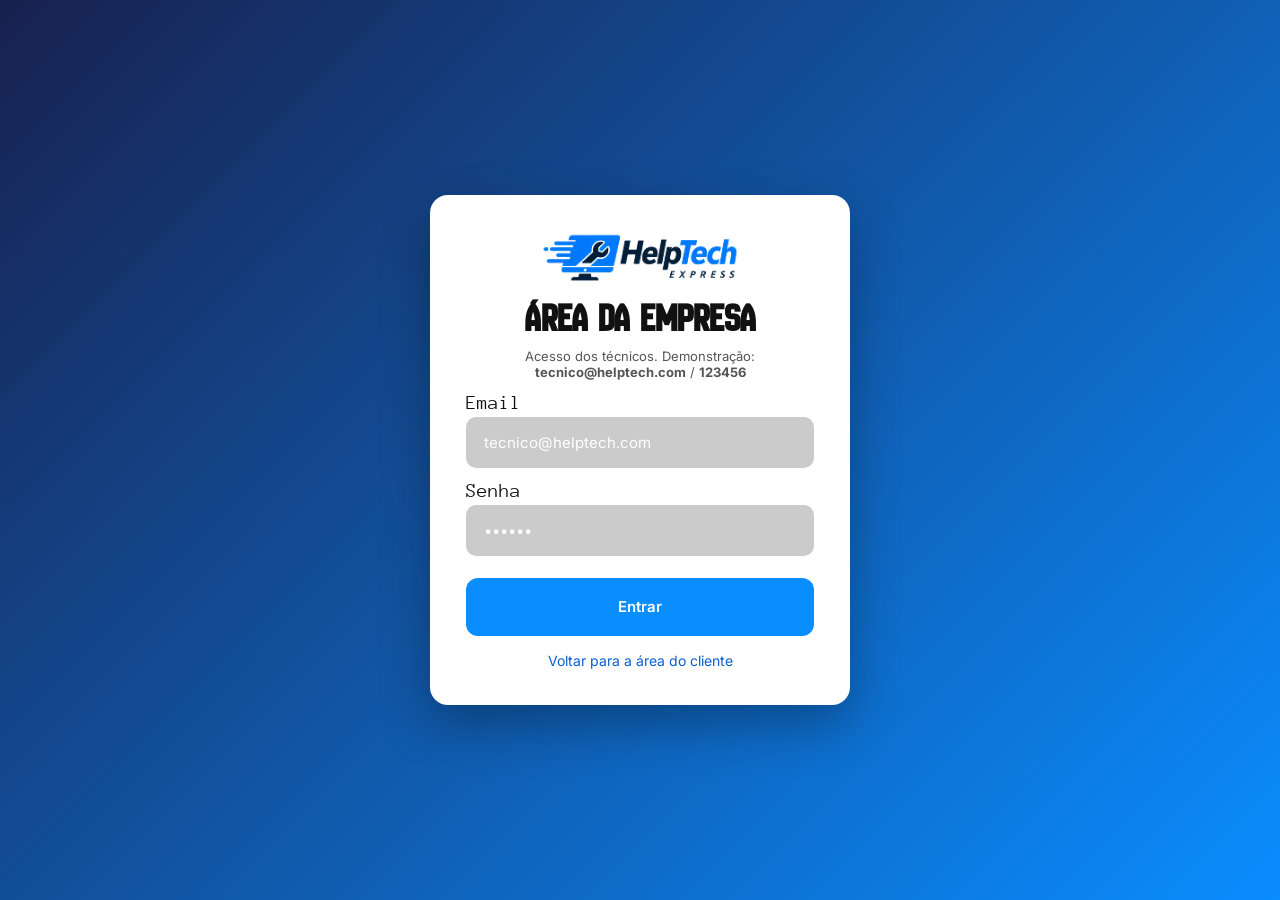
<file: helptech-Desktop/empresa-painel.html>
<!DOCTYPE html>
<html lang="pt-BR">

<head>
  <meta charset="UTF-8">
  <meta name="viewport" content="width=device-width, initial-scale=1">
  <title>Painel | Help Tech Express - Empresa</title>
  <link rel="preconnect" href="https://fonts.googleapis.com">
  <link rel="preconnect" href="https://fonts.gstatic.com" crossorigin>
  <link
    href="https://fonts.googleapis.com/css2?family=Anonymous+Pro&family=Inter:wght@400;500;600&family=New+Amsterdam&display=swap"
    rel="stylesheet">
  <link rel="stylesheet" href="css/style.css">
  <link rel="stylesheet" href="css/empresa.css">
</head>

<body class="empresa" data-page="e-painel">
  <div class="layout">
    <aside class="sidebar">
      <div class="user"><small>Técnico</small><span class="name" id="who">-</span></div>
      <nav class="nav" aria-label="Empresa">
        <a href="empresa-painel.html" class="active" aria-current="page"><svg width="40" height="40" viewBox="0 0 24 24"
            fill="none" stroke="#fff" stroke-width="1.6" stroke-linecap="round" stroke-linejoin="round"
            aria-hidden="true">
            <rect x="3" y="3" width="8" height="8" rx="1" />
            <rect x="13" y="3" width="8" height="5" rx="1" />
            <rect x="13" y="10" width="8" height="11" rx="1" />
            <rect x="3" y="13" width="8" height="8" rx="1" />
          </svg><span>Painel</span></a>
        <a href="empresa-chamados.html"><svg width="40" height="40" viewBox="0 0 24 24" fill="none" stroke="#fff"
            stroke-width="1.6" stroke-linecap="round" stroke-linejoin="round" aria-hidden="true">
            <path d="M14 3H7a2 2 0 0 0-2 2v14a2 2 0 0 0 2 2h10a2 2 0 0 0 2-2V8z" />
            <path d="M14 3v5h5M9 13h6M9 17h6" />
          </svg><span>Chamados</span></a>
        <a href="index.html"><svg width="40" height="40" viewBox="0 0 24 24" fill="none" stroke="#fff"
            stroke-width="1.6" stroke-linecap="round" stroke-linejoin="round" aria-hidden="true">
            <path d="M4 11 12 4l8 7v9H4z" />
            <path d="M10 20v-6h4v6" />
          </svg><span>Área do cliente</span></a>
        <button type="button" id="sair"><svg width="40" height="40" viewBox="0 0 24 24" fill="none" stroke="#fff"
            stroke-width="1.6" stroke-linecap="round" stroke-linejoin="round" aria-hidden="true">
            <path d="M9 21H5a2 2 0 0 1-2-2V5a2 2 0 0 1 2-2h4M16 17l5-5-5-5M21 12H9" />
          </svg><span>Sair</span></button>
      </nav>
    </aside>
    <main class="main">
      <header class="topbar">
        <div class="e-logo-box"><span class="badge-emp">Área da empresa</span></div><img class="logo" src="img/logo.png"
          alt="Help Tech Express" width="223" height="59">
      </header>
      <h1 class="page-title" id="ola">Olá!</h1>
      <p style="font-family:var(--font-mono);font-size:20px;margin-top:4px">Resumo dos atendimentos da Help Tech Express
      </p>
      <section class="stats" id="stats" aria-label="Resumo"></section>
      <div class="grid2">
        <section class="box">
          <h2>Fila de atendimento</h2>
          <ul class="queue" id="fila"></ul>
        </section>
        <section class="box">
          <h2>Por status</h2>
          <div class="bars" id="bars"></div>
        </section>
      </div>
      <section class="box" style="margin-top:24px;max-width:1010px">
        <h2>Meus atendimentos</h2>
        <ul class="queue" id="meus"></ul>
      </section>
    </main>
  </div>
  <script src="js/data.js"></script>
  <script src="js/empresa.js"></script>
</body>

</html>
</file>
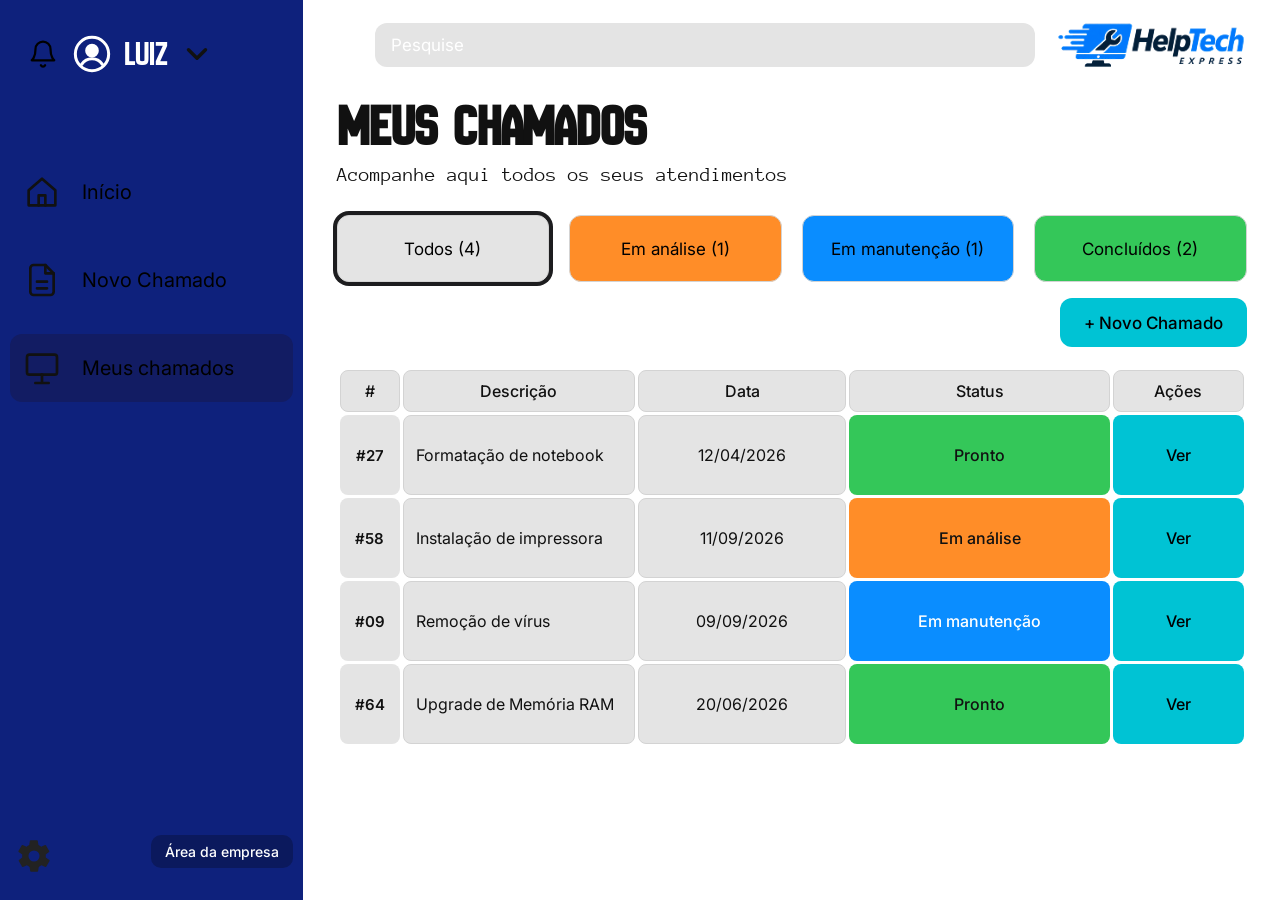
<file: helptech-Desktop/meus-chamados.html>
<!DOCTYPE html>
<html lang="pt-BR">
<head>
<meta charset="UTF-8">
<meta name="viewport" content="width=device-width, initial-scale=1">
<title>Meus chamados | Help Tech Express</title>
<link rel="preconnect" href="https://fonts.googleapis.com">
<link rel="preconnect" href="https://fonts.gstatic.com" crossorigin>
<link href="https://fonts.googleapis.com/css2?family=Anonymous+Pro&family=Inter:wght@400;500;600&family=New+Amsterdam&display=swap" rel="stylesheet">
<link rel="stylesheet" href="css/style.css">
</head>
<body data-page="chamados">
<div class="layout">
    <aside class="sidebar">
      <div class="user"><svg class="bell" width="30" height="30" viewBox="0 0 24 24" fill="none" stroke="currentColor" stroke-width="1.8" stroke-linecap="round" stroke-linejoin="round" aria-hidden="true"><path d="M6 8a6 6 0 1 1 12 0c0 7 3 9 3 9H3s3-2 3-9"/><path d="M10.3 21a1.9 1.9 0 0 0 3.4 0"/></svg><svg width="40" height="40" viewBox="0 0 24 24" fill="none" stroke="currentColor" stroke-width="1.8" aria-hidden="true"><circle cx="12" cy="12" r="10"/><circle cx="12" cy="10" r="3.2" fill="currentColor"/><path d="M5.8 18.2c1.6-2.4 3.7-3.4 6.2-3.4s4.6 1 6.2 3.4" stroke-linecap="round"/></svg><span class="name">Luiz</span><svg width="34" height="34" viewBox="0 0 24 24" fill="none" stroke="#111" stroke-width="2.4" stroke-linecap="round" stroke-linejoin="round" aria-hidden="true"><path d="m6 9 6 6 6-6"/></svg></div>
      <nav class="nav" aria-label="Principal">
        <a href="index.html"><svg width="40" height="40" viewBox="0 0 24 24" fill="none" stroke="#111" stroke-width="1.6" stroke-linecap="round" stroke-linejoin="round" aria-hidden="true"><path d="M4 11 12 4l8 7v9H4z"/><path d="M10 20v-6h4v6"/></svg><span>Início</span></a>
        <a href="novo-chamado.html"><svg width="40" height="40" viewBox="0 0 24 24" fill="none" stroke="#111" stroke-width="1.6" stroke-linecap="round" stroke-linejoin="round" aria-hidden="true"><path d="M14 3H7a2 2 0 0 0-2 2v14a2 2 0 0 0 2 2h10a2 2 0 0 0 2-2V8z"/><path d="M14 3v5h5M9 13h6M9 17h6"/></svg><span>Novo Chamado</span></a>
        <a href="meus-chamados.html" class="active" aria-current="page"><svg width="40" height="40" viewBox="0 0 24 24" fill="none" stroke="#111" stroke-width="1.6" stroke-linecap="round" stroke-linejoin="round" aria-hidden="true"><rect x="3" y="4" width="18" height="12" rx="1.5"/><path d="M8 21h8M12 16v5"/></svg><span>Meus chamados</span></a>
      </nav>
      <div class="bottom"><button class="settings" type="button" aria-label="Configurações"><svg width="38" height="38" viewBox="0 0 24 24" fill="#222" aria-hidden="true"><path d="M19.4 13a7.9 7.9 0 0 0 0-2l2.1-1.6a.5.5 0 0 0 .1-.6l-2-3.5a.5.5 0 0 0-.6-.2l-2.5 1a7.3 7.3 0 0 0-1.7-1l-.4-2.6a.5.5 0 0 0-.5-.4h-4a.5.5 0 0 0-.5.4l-.4 2.6a7.3 7.3 0 0 0-1.7 1l-2.5-1a.5.5 0 0 0-.6.2l-2 3.5a.5.5 0 0 0 .1.6L4.6 11a7.9 7.9 0 0 0 0 2l-2.1 1.6a.5.5 0 0 0-.1.6l2 3.5c.1.2.4.3.6.2l2.5-1c.5.4 1.1.7 1.7 1l.4 2.6c0 .2.3.4.5.4h4c.2 0 .5-.2.5-.4l.4-2.6c.6-.3 1.2-.6 1.7-1l2.5 1c.2.1.5 0 .6-.2l2-3.5a.5.5 0 0 0-.1-.6zM12 15.5a3.5 3.5 0 1 1 0-7 3.5 3.5 0 0 1 0 7z"/></svg></button><a class="empresa-link" href="empresa-login.html">Área da empresa</a></div>
    </aside>
    <main class="main">
      <header class="topbar">
        <div class="search"><input type="search" id="busca" placeholder="Pesquise" aria-label="Pesquisar"></div>
        <a href="index.html" aria-label="Help Tech Express - início"><img class="logo" src="img/logo.png" alt="Help Tech Express" width="223" height="59"></a>
      </header>
      <h1 class="page-title" style="margin-top:20px">Meus chamados</h1>
      <p style="font-family:var(--font-mono);font-size:20px;max-width:530px;margin-top:6px">Acompanhe aqui todos os seus atendimentos</p>
      <div class="filters" role="group" aria-label="Filtrar por status">
        <button class="filter" data-f="Todos" type="button"></button>
        <button class="filter" data-f="Em análise" type="button"></button>
        <button class="filter" data-f="Em manutenção" type="button"></button>
        <button class="filter" data-f="Concluído" type="button"></button>
      </div>
      <div class="new-row"><a class="btn btn-cyan" href="novo-chamado.html">+ Novo Chamado</a></div>
      <div class="table-wrap">
        <table>
          <thead><tr><th scope="col">#</th><th scope="col">Descrição</th><th scope="col">Data</th><th scope="col">Status</th><th scope="col">Ações</th></tr></thead>
          <tbody id="tbody"></tbody>
        </table>
      </div>
      <div class="modal" id="modal" role="dialog" aria-modal="true" aria-labelledby="m-title">
        <div class="modal-box"><h3 id="m-title"></h3><dl id="m-dl"></dl><button class="btn btn-blue" id="m-close" type="button">Fechar</button></div>
      </div>
    </main>
</div>
<script src="js/data.js"></script>
<script src="js/script.js"></script>
</body>
</html>
</file>
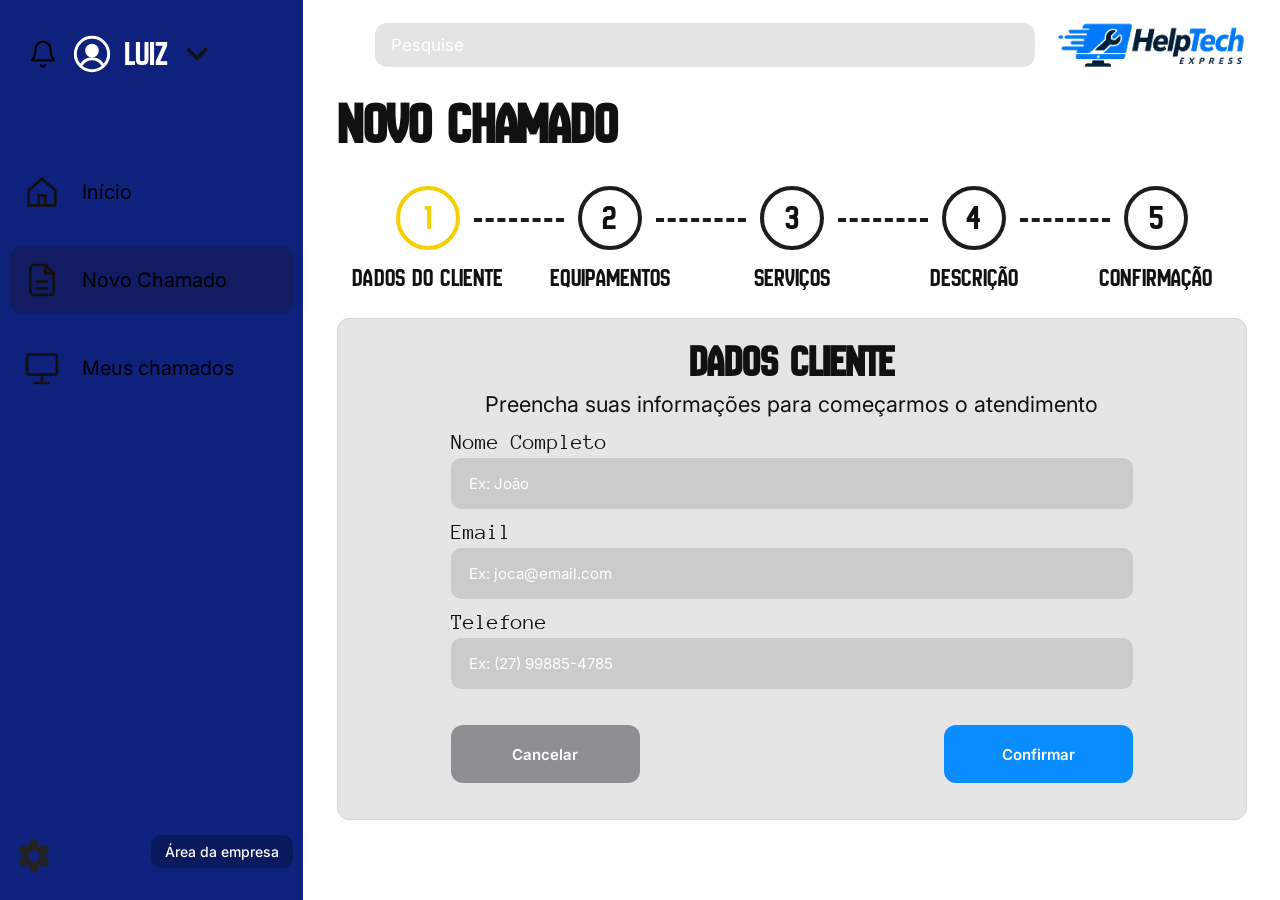
<file: helptech-Desktop/novo-chamado.html>
<!DOCTYPE html>
<html lang="pt-BR">
<head>
<meta charset="UTF-8">
<meta name="viewport" content="width=device-width, initial-scale=1">
<title>Novo Chamado - Dados do cliente | Help Tech Express</title>
<link rel="preconnect" href="https://fonts.googleapis.com">
<link rel="preconnect" href="https://fonts.gstatic.com" crossorigin>
<link href="https://fonts.googleapis.com/css2?family=Anonymous+Pro&family=Inter:wght@400;500;600&family=New+Amsterdam&display=swap" rel="stylesheet">
<link rel="stylesheet" href="css/style.css">
</head>
<body data-page="dados">
<div class="layout">
    <aside class="sidebar">
      <div class="user"><svg class="bell" width="30" height="30" viewBox="0 0 24 24" fill="none" stroke="currentColor" stroke-width="1.8" stroke-linecap="round" stroke-linejoin="round" aria-hidden="true"><path d="M6 8a6 6 0 1 1 12 0c0 7 3 9 3 9H3s3-2 3-9"/><path d="M10.3 21a1.9 1.9 0 0 0 3.4 0"/></svg><svg width="40" height="40" viewBox="0 0 24 24" fill="none" stroke="currentColor" stroke-width="1.8" aria-hidden="true"><circle cx="12" cy="12" r="10"/><circle cx="12" cy="10" r="3.2" fill="currentColor"/><path d="M5.8 18.2c1.6-2.4 3.7-3.4 6.2-3.4s4.6 1 6.2 3.4" stroke-linecap="round"/></svg><span class="name">Luiz</span><svg width="34" height="34" viewBox="0 0 24 24" fill="none" stroke="#111" stroke-width="2.4" stroke-linecap="round" stroke-linejoin="round" aria-hidden="true"><path d="m6 9 6 6 6-6"/></svg></div>
      <nav class="nav" aria-label="Principal">
        <a href="index.html"><svg width="40" height="40" viewBox="0 0 24 24" fill="none" stroke="#111" stroke-width="1.6" stroke-linecap="round" stroke-linejoin="round" aria-hidden="true"><path d="M4 11 12 4l8 7v9H4z"/><path d="M10 20v-6h4v6"/></svg><span>Início</span></a>
        <a href="novo-chamado.html" class="active" aria-current="page"><svg width="40" height="40" viewBox="0 0 24 24" fill="none" stroke="#111" stroke-width="1.6" stroke-linecap="round" stroke-linejoin="round" aria-hidden="true"><path d="M14 3H7a2 2 0 0 0-2 2v14a2 2 0 0 0 2 2h10a2 2 0 0 0 2-2V8z"/><path d="M14 3v5h5M9 13h6M9 17h6"/></svg><span>Novo Chamado</span></a>
        <a href="meus-chamados.html"><svg width="40" height="40" viewBox="0 0 24 24" fill="none" stroke="#111" stroke-width="1.6" stroke-linecap="round" stroke-linejoin="round" aria-hidden="true"><rect x="3" y="4" width="18" height="12" rx="1.5"/><path d="M8 21h8M12 16v5"/></svg><span>Meus chamados</span></a>
      </nav>
      <div class="bottom"><button class="settings" type="button" aria-label="Configurações"><svg width="38" height="38" viewBox="0 0 24 24" fill="#222" aria-hidden="true"><path d="M19.4 13a7.9 7.9 0 0 0 0-2l2.1-1.6a.5.5 0 0 0 .1-.6l-2-3.5a.5.5 0 0 0-.6-.2l-2.5 1a7.3 7.3 0 0 0-1.7-1l-.4-2.6a.5.5 0 0 0-.5-.4h-4a.5.5 0 0 0-.5.4l-.4 2.6a7.3 7.3 0 0 0-1.7 1l-2.5-1a.5.5 0 0 0-.6.2l-2 3.5a.5.5 0 0 0 .1.6L4.6 11a7.9 7.9 0 0 0 0 2l-2.1 1.6a.5.5 0 0 0-.1.6l2 3.5c.1.2.4.3.6.2l2.5-1c.5.4 1.1.7 1.7 1l.4 2.6c0 .2.3.4.5.4h4c.2 0 .5-.2.5-.4l.4-2.6c.6-.3 1.2-.6 1.7-1l2.5 1c.2.1.5 0 .6-.2l2-3.5a.5.5 0 0 0-.1-.6zM12 15.5a3.5 3.5 0 1 1 0-7 3.5 3.5 0 0 1 0 7z"/></svg></button><a class="empresa-link" href="empresa-login.html">Área da empresa</a></div>
    </aside>
    <main class="main">
      <header class="topbar">
        <div class="search"><input type="search" placeholder="Pesquise" aria-label="Pesquisar"></div>
        <a href="index.html" aria-label="Help Tech Express - início"><img class="logo" src="img/logo.png" alt="Help Tech Express" width="223" height="59"></a>
      </header>
      <h1 class="page-title">Novo Chamado</h1>
      <ol class="stepper" aria-label="Etapas do novo chamado"><li class="step current"><span class="s" aria-current="step"><span class="circle">1</span><span class="label">Dados do cliente</span></span></li><li class="step "><span class="s"><span class="circle">2</span><span class="label">Equipamentos</span></span></li><li class="step "><span class="s"><span class="circle">3</span><span class="label">Serviços</span></span></li><li class="step "><span class="s"><span class="circle">4</span><span class="label">Descrição</span></span></li><li class="step "><span class="s"><span class="circle">5</span><span class="label">Confirmação</span></span></li></ol>
      <section class="panel">
        <h2>Dados Cliente</h2>
        <p class="intro">Preencha suas informações para começarmos o atendimento</p>
        <div class="form"><div class="field"><label for="nome">Nome Completo</label><input id="nome" type="text" placeholder="Ex: João" autocomplete="name"><p class="err">Informe seu nome completo.</p></div><div class="field"><label for="email">Email</label><input id="email" type="email" placeholder="Ex: joca@email.com" autocomplete="email"><p class="err">Informe um e-mail válido.</p></div><div class="field"><label for="telefone">Telefone</label><input id="telefone" type="tel" placeholder="Ex: (27) 99885-4785" autocomplete="tel" inputmode="tel"><p class="err">Informe um telefone com DDD.</p></div></div><div class="actions"><button class="btn btn-gray" id="btn-cancelar" type="button">Cancelar</button><button class="btn btn-blue" id="btn-confirmar" type="button">Confirmar</button></div>
      </section>
    </main>
</div>
<script src="js/data.js"></script>
<script src="js/script.js"></script>
</body>
</html>
</file>
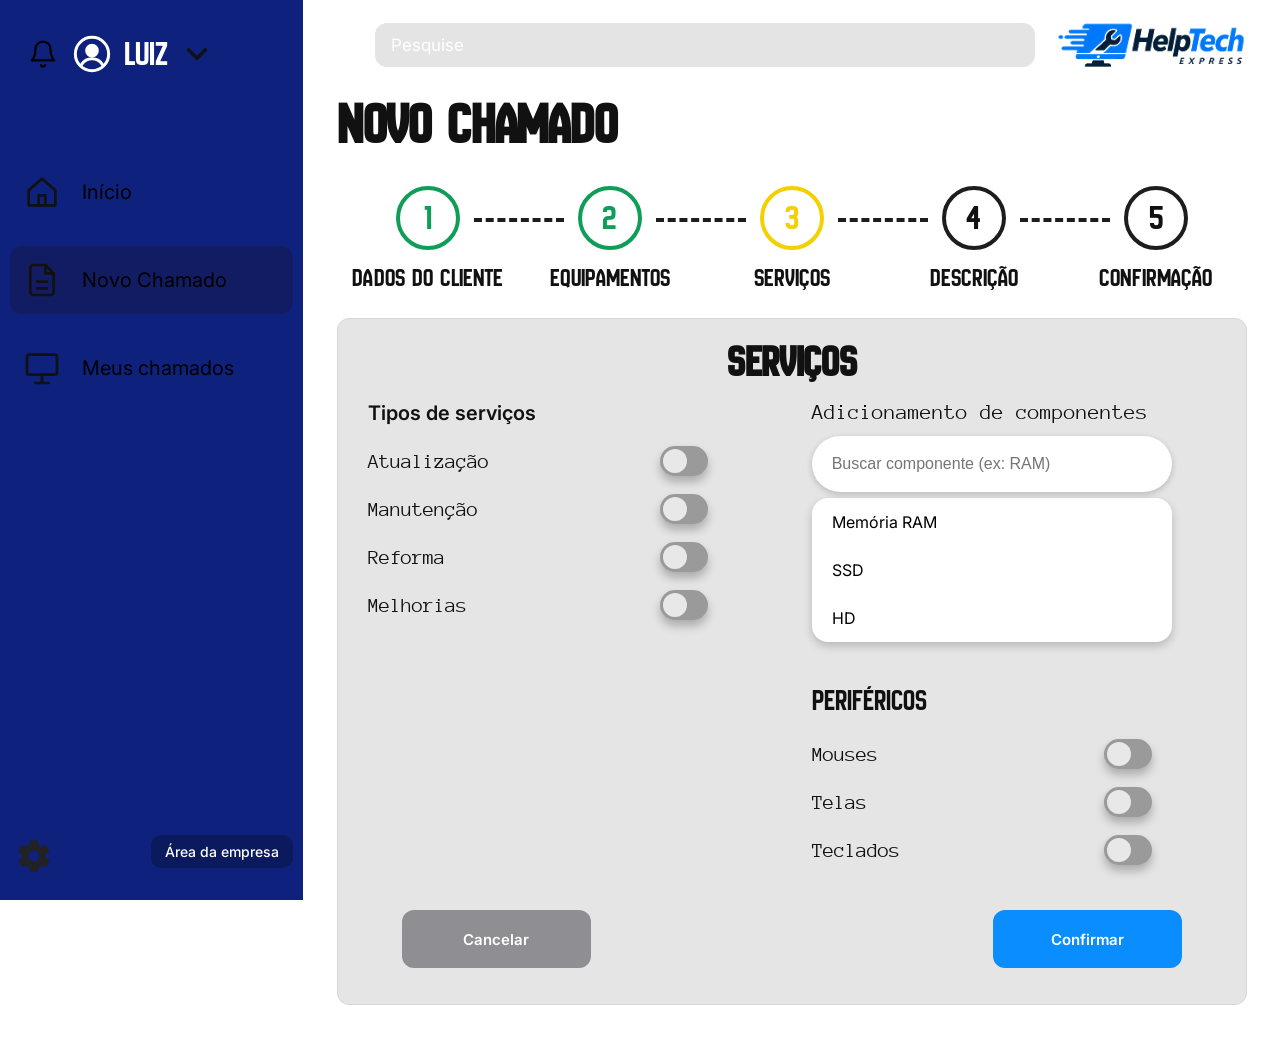
<file: helptech-Desktop/servicos.html>
<!DOCTYPE html>
<html lang="pt-BR">
<head>
<meta charset="UTF-8">
<meta name="viewport" content="width=device-width, initial-scale=1">
<title>Novo Chamado - Serviços | Help Tech Express</title>
<link rel="preconnect" href="https://fonts.googleapis.com">
<link rel="preconnect" href="https://fonts.gstatic.com" crossorigin>
<link href="https://fonts.googleapis.com/css2?family=Anonymous+Pro&family=Inter:wght@400;500;600&family=New+Amsterdam&display=swap" rel="stylesheet">
<link rel="stylesheet" href="css/style.css">
</head>
<body data-page="servicos">
<div class="layout">
    <aside class="sidebar">
      <div class="user"><svg class="bell" width="30" height="30" viewBox="0 0 24 24" fill="none" stroke="currentColor" stroke-width="1.8" stroke-linecap="round" stroke-linejoin="round" aria-hidden="true"><path d="M6 8a6 6 0 1 1 12 0c0 7 3 9 3 9H3s3-2 3-9"/><path d="M10.3 21a1.9 1.9 0 0 0 3.4 0"/></svg><svg width="40" height="40" viewBox="0 0 24 24" fill="none" stroke="currentColor" stroke-width="1.8" aria-hidden="true"><circle cx="12" cy="12" r="10"/><circle cx="12" cy="10" r="3.2" fill="currentColor"/><path d="M5.8 18.2c1.6-2.4 3.7-3.4 6.2-3.4s4.6 1 6.2 3.4" stroke-linecap="round"/></svg><span class="name">Luiz</span><svg width="34" height="34" viewBox="0 0 24 24" fill="none" stroke="#111" stroke-width="2.4" stroke-linecap="round" stroke-linejoin="round" aria-hidden="true"><path d="m6 9 6 6 6-6"/></svg></div>
      <nav class="nav" aria-label="Principal">
        <a href="index.html"><svg width="40" height="40" viewBox="0 0 24 24" fill="none" stroke="#111" stroke-width="1.6" stroke-linecap="round" stroke-linejoin="round" aria-hidden="true"><path d="M4 11 12 4l8 7v9H4z"/><path d="M10 20v-6h4v6"/></svg><span>Início</span></a>
        <a href="novo-chamado.html" class="active" aria-current="page"><svg width="40" height="40" viewBox="0 0 24 24" fill="none" stroke="#111" stroke-width="1.6" stroke-linecap="round" stroke-linejoin="round" aria-hidden="true"><path d="M14 3H7a2 2 0 0 0-2 2v14a2 2 0 0 0 2 2h10a2 2 0 0 0 2-2V8z"/><path d="M14 3v5h5M9 13h6M9 17h6"/></svg><span>Novo Chamado</span></a>
        <a href="meus-chamados.html"><svg width="40" height="40" viewBox="0 0 24 24" fill="none" stroke="#111" stroke-width="1.6" stroke-linecap="round" stroke-linejoin="round" aria-hidden="true"><rect x="3" y="4" width="18" height="12" rx="1.5"/><path d="M8 21h8M12 16v5"/></svg><span>Meus chamados</span></a>
      </nav>
      <div class="bottom"><button class="settings" type="button" aria-label="Configurações"><svg width="38" height="38" viewBox="0 0 24 24" fill="#222" aria-hidden="true"><path d="M19.4 13a7.9 7.9 0 0 0 0-2l2.1-1.6a.5.5 0 0 0 .1-.6l-2-3.5a.5.5 0 0 0-.6-.2l-2.5 1a7.3 7.3 0 0 0-1.7-1l-.4-2.6a.5.5 0 0 0-.5-.4h-4a.5.5 0 0 0-.5.4l-.4 2.6a7.3 7.3 0 0 0-1.7 1l-2.5-1a.5.5 0 0 0-.6.2l-2 3.5a.5.5 0 0 0 .1.6L4.6 11a7.9 7.9 0 0 0 0 2l-2.1 1.6a.5.5 0 0 0-.1.6l2 3.5c.1.2.4.3.6.2l2.5-1c.5.4 1.1.7 1.7 1l.4 2.6c0 .2.3.4.5.4h4c.2 0 .5-.2.5-.4l.4-2.6c.6-.3 1.2-.6 1.7-1l2.5 1c.2.1.5 0 .6-.2l2-3.5a.5.5 0 0 0-.1-.6zM12 15.5a3.5 3.5 0 1 1 0-7 3.5 3.5 0 0 1 0 7z"/></svg></button><a class="empresa-link" href="empresa-login.html">Área da empresa</a></div>
    </aside>
    <main class="main">
      <header class="topbar">
        <div class="search"><input type="search" placeholder="Pesquise" aria-label="Pesquisar"></div>
        <a href="index.html" aria-label="Help Tech Express - início"><img class="logo" src="img/logo.png" alt="Help Tech Express" width="223" height="59"></a>
      </header>
      <h1 class="page-title">Novo Chamado</h1>
      <ol class="stepper" aria-label="Etapas do novo chamado"><li class="step done"><a href="novo-chamado.html"><span class="circle">1</span><span class="label">Dados do cliente</span></a></li><li class="step done"><a href="equipamentos.html"><span class="circle">2</span><span class="label">Equipamentos</span></a></li><li class="step current"><span class="s" aria-current="step"><span class="circle">3</span><span class="label">Serviços</span></span></li><li class="step "><span class="s"><span class="circle">4</span><span class="label">Descrição</span></span></li><li class="step "><span class="s"><span class="circle">5</span><span class="label">Confirmação</span></span></li></ol>
      <section class="panel">
        <h2>Serviços</h2>
        
        <div class="svc-grid">
          <div class="svc-col">
            <h3>Tipos de serviços</h3>
            <div class="toggle-row"><label for="sv-atualizacao">Atualização</label><span class="switch"><input type="checkbox" id="sv-atualizacao" data-servico="Atualização"><i></i></span></div><div class="toggle-row"><label for="sv-manutencao">Manutenção</label><span class="switch"><input type="checkbox" id="sv-manutencao" data-servico="Manutenção"><i></i></span></div><div class="toggle-row"><label for="sv-reforma">Reforma</label><span class="switch"><input type="checkbox" id="sv-reforma" data-servico="Reforma"><i></i></span></div><div class="toggle-row"><label for="sv-melhorias">Melhorias</label><span class="switch"><input type="checkbox" id="sv-melhorias" data-servico="Melhorias"><i></i></span></div>
          </div>
          <div class="svc-col">
            <h3 class="mono">Adicionamento de componentes</h3>
            <div class="comp-search"><input id="comp-input" type="search" placeholder="Buscar componente (ex: RAM)" aria-label="Buscar componente"><ul class="comp-list" id="comp-list"></ul></div>
            <div class="chips" id="chips" aria-live="polite"></div>
            <div class="periph"><h3 class="title">Periféricos</h3>
              <div class="toggle-row"><label for="sv-mouses">Mouses</label><span class="switch"><input type="checkbox" id="sv-mouses" data-servico="Mouses"><i></i></span></div><div class="toggle-row"><label for="sv-telas">Telas</label><span class="switch"><input type="checkbox" id="sv-telas" data-servico="Telas"><i></i></span></div><div class="toggle-row"><label for="sv-teclados">Teclados</label><span class="switch"><input type="checkbox" id="sv-teclados" data-servico="Teclados"><i></i></span></div>
            </div>
          </div>
        </div><div class="actions wide"><button class="btn btn-gray" id="btn-cancelar" type="button">Cancelar</button><button class="btn btn-blue" id="btn-confirmar" type="button">Confirmar</button></div>
      </section>
    </main>
</div>
<script src="js/data.js"></script>
<script src="js/script.js"></script>
</body>
</html>
</file>
<file: helptech-Desktop/css/style.css>
/* ===== Help Tech Express - estilos compartilhados ===== */
:root {
  --sidebar: #0e217c;
  --sidebar-active: #121c63;
  --blue: #0a8dff;
  --blue-text: #ffffff;
  --gray-btn: #8e8e93;
  --panel: #e5e5e5;
  --panel-border: #d6d6d6;
  --input: #cbcbcb;
  --green: #34c759;
  --green-dark: #0f9d58;
  --orange: #ff8d28;
  --cyan: #00c3d4;
  --yellow: #f5d000;
  --ink: #111;
  --font-title: 'New Amsterdam', 'Impact', sans-serif;
  --font-body: 'Inter', system-ui, sans-serif;
  --font-mono: 'Anonymous Pro', 'Courier New', monospace;
}

* {
  box-sizing: border-box;
  margin: 0;
  padding: 0;
}

html {
  font-size: 16px
}

body {
  font-family: var(--font-body);
  color: var(--ink);
  background: #fff;
  min-height: 100vh
}

button {
  font-family: inherit;
  cursor: pointer;
  border: 0
}

a {
  color: inherit;
  text-decoration: none
}

:focus-visible {
  outline: 3px solid var(--blue);
  outline-offset: 2px
}

.layout {
  display: grid;
  grid-template-columns: clamp(230px, 23.7vw, 341px) 1fr;
  min-height: 100vh
}

/* ---------- Sidebar ---------- */
.sidebar {
  background: var(--sidebar);
  position: sticky;
  top: 0;
  height: 100vh;
  display: flex;
  flex-direction: column;
  padding: 34px 10px 20px
}

.user {
  display: flex;
  align-items: center;
  gap: 12px;
  padding: 0 0 0 18px;
  color: var(--blue-text)
}

.user .bell {
  color: #000;
  margin-right: 2px
}

.user .name {
  font-family: var(--font-title);
  font-size: 36px;
  line-height: 1;
  text-transform: uppercase
}

.user svg {
  display: block
}

.nav {
  margin-top: 84px;
  display: flex;
  flex-direction: column;
  gap: 20px
}

.nav a {
  display: flex;
  align-items: center;
  gap: 20px;
  padding: 14px 12px;
  border-radius: 12px;
  font-size: 20px;
  color: #000;
  transition: background .15s
}

.nav a:hover {
  background: rgba(0, 0, 0, .12)
}

.nav a.active {
  background: var(--sidebar-active)
}

.nav svg {
  flex: none
}

.sidebar .settings {
  margin-top: auto;
  width: 48px;
  height: 48px;
  background: none;
  color: #222;
  display: grid;
  place-items: center;
  border-radius: 50%
}

.sidebar .settings:hover {
  background: rgba(0, 0, 0, .12)
}

/* ---------- Conteúdo ---------- */
.main {
  position: relative;
  padding: 15px clamp(18px, 2.6vw, 40px) 40px;
  overflow: hidden
}

.topbar {
  display: flex;
  align-items: center;
  justify-content: space-between;
  gap: 20px;
  min-height: 60px
}

.search {
  flex: 1;
  max-width: 701px;
  margin-left: clamp(0px, 3vw, 50px)
}

.search input {
  width: 100%;
  height: 44px;
  border: 0;
  border-radius: 12px;
  background: #e4e4e4;
  padding: 0 16px;
  font-size: 17px;
  font-family: var(--font-body);
  color: #222
}

.search input::placeholder {
  color: #fff
}

.logo {
  flex: none;
  display: block;
  width: 180px
}

.page-title {
  font-family: var(--font-title);
  font-size: clamp(40px, 4.5vw, 64px);
  text-transform: uppercase;
  line-height: 1.1;
  margin-top: 18px
}

/* ---------- Home ---------- */
.hero h1 {
  font-family: var(--font-title);
  font-size: clamp(40px, 4.5vw, 64px);
  text-transform: uppercase;
  margin-top: 60px;
  line-height: 1.1
}

.hero h1 span {
  color: var(--blue-text)
}

.hero .lead {
  font-size: clamp(20px, 2.2vw, 32px);
  margin-top: 14px
}

.hero .sub {
  font-size: clamp(16px, 1.7vw, 24px);
  margin-top: 6px;
  max-width: 830px
}

.cta {
  display: flex;
  gap: 70px;
  flex-wrap: wrap;
  margin-top: 70px
}

.btn {
  display: inline-flex;
  align-items: center;
  justify-content: center;
  min-width: 189px;
  height: 58px;
  padding: 0 24px;
  border-radius: 12px;
  font-size: 15px;
  font-weight: 600;
  color: #fff;
  transition: filter .15s, transform .1s
}

.btn:hover {
  filter: brightness(1.08)
}

.btn:active {
  transform: scale(.98)
}

.btn-blue {
  background: var(--blue)
}

.btn-gray {
  background: var(--gray-btn)
}

.btn-cyan {
  background: var(--cyan);
  color: #000;
  font-weight: 500;
  min-width: 185px;
  height: 49px;
  font-size: 17px
}

.section-title {
  font-family: var(--font-title);
  font-size: clamp(36px, 4.5vw, 64px);
  text-transform: uppercase;
  margin-top: 90px
}

.cards {
  display: grid;
  grid-template-columns: repeat(auto-fit, minmax(200px, 1fr));
  gap: 20px;
  margin-top: 24px;
  max-width: 900px
}

.card {
  background: var(--panel);
  border: 1px solid var(--panel-border);
  border-radius: 14px;
  padding: 22px;
  display: flex;
  flex-direction: column;
  gap: 10px;
  transition: transform .15s, box-shadow .15s
}

.card:hover {
  transform: translateY(-3px);
  box-shadow: 0 8px 18px rgba(0, 0, 0, .12)
}

.card svg {
  color: var(--sidebar)
}

.card h3 {
  font-size: 18px
}

.card p {
  font-size: 14px;
  color: #444;
  line-height: 1.4
}

/* ---------- Stepper ---------- */
.stepper {
  display: flex;
  list-style: none;
  margin-top: 30px;
  max-width: 1010px
}

.step {
  flex: 1;
  position: relative;
  text-align: center
}

.step:not(:last-child)::after {
  content: "";
  position: absolute;
  top: 32px;
  left: calc(50% + 46px);
  width: calc(100% - 92px);
  border-top: 4px dashed #1d1d1f
}

.step a,
.step span.s {
  display: flex;
  flex-direction: column;
  align-items: center;
  gap: 14px
}

.circle {
  width: 64px;
  height: 64px;
  border-radius: 50%;
  border: 4px solid #1d1d1f;
  display: grid;
  place-items: center;
  font-family: var(--font-title);
  font-size: 36px;
  line-height: 1;
  background: #fff
}

.step.done .circle {
  border-color: var(--green-dark);
  color: var(--green-dark)
}

.step.current .circle {
  border-color: var(--yellow);
  color: var(--yellow)
}

.step .label {
  font-family: var(--font-title);
  font-size: clamp(18px, 2vw, 28px);
  text-transform: uppercase;
  line-height: 1.1
}

/* ---------- Painel / formulários ---------- */
.panel {
  background: var(--panel);
  border: 1px solid var(--panel-border);
  border-radius: 12px;
  margin-top: 26px;
  padding: 20px 30px 36px;
  max-width: 1050px;
  min-height: 480px;
  position: relative
}

.panel h2 {
  font-family: var(--font-title);
  font-size: clamp(32px, 3.4vw, 48px);
  text-transform: uppercase;
  text-align: center;
  line-height: 1.1
}

.panel .intro {
  text-align: center;
  font-size: clamp(16px, 1.7vw, 24px);
  margin-top: 4px
}

.form {
  max-width: 682px;
  margin: 14px auto 0
}

.field {
  margin-top: 12px
}

.field label {
  display: block;
  font-family: var(--font-mono);
  font-size: 22px;
  margin-bottom: 4px
}

.field input,
.field textarea,
.field select {
  width: 100%;
  height: 51px;
  border: 2px solid transparent;
  border-radius: 10px;
  background: var(--input);
  padding: 0 16px;
  font-size: 15px;
  font-family: var(--font-body);
  color: #111
}

.field textarea {
  height: 193px;
  padding: 14px 16px;
  resize: vertical;
  font-family: var(--font-mono);
  font-size: 18px
}

.field input::placeholder,
.field textarea::placeholder {
  color: #fff
}

.field textarea::placeholder {
  color: #ffffd0
}

.field input:focus,
.field textarea:focus {
  outline: none;
  border-color: var(--blue);
  background: #d6d6d6
}

.field.invalid input,
.field.invalid textarea {
  border-color: #d62828
}

.field .err {
  display: none;
  color: #b00020;
  font-size: 13px;
  margin-top: 4px;
  font-weight: 500
}

.field.invalid .err {
  display: block
}

.field input[readonly] {
  cursor: default
}

.actions {
  display: flex;
  justify-content: space-between;
  gap: 20px;
  max-width: 682px;
  margin: 36px auto 0
}

.actions.wide {
  max-width: none;
  padding: 0 4%
}

/* ---------- Serviços ---------- */
.svc-grid {
  display: grid;
  grid-template-columns: 1fr 1fr;
  gap: 20px 40px;
  margin-top: 10px
}

.svc-col h3 {
  font-size: 20px;
  font-weight: 600;
  margin: 4px 0 12px
}

.svc-col h3.mono {
  font-family: var(--font-mono);
  font-weight: 400;
  font-size: 22px
}

.svc-col h3.title {
  font-family: var(--font-title);
  font-weight: 400;
  font-size: 30px
}

.toggle-row {
  display: flex;
  align-items: center;
  justify-content: space-between;
  gap: 16px;
  padding: 9px 0;
  font-family: var(--font-mono);
  font-size: 21px;
  max-width: 340px
}

.switch {
  position: relative;
  width: 48px;
  height: 30px;
  flex: none
}

.switch input {
  position: absolute;
  inset: 0;
  opacity: 0;
  cursor: pointer;
  z-index: 2;
  width: 100%;
  height: 100%
}

.switch i {
  position: absolute;
  inset: 0;
  border-radius: 30px;
  background: #9a9a9a;
  box-shadow: 0 6px 10px rgba(0, 0, 0, .25);
  transition: background .2s
}

.switch i::after {
  content: "";
  position: absolute;
  top: 3px;
  left: 3px;
  width: 24px;
  height: 24px;
  border-radius: 50%;
  background: #e8e8e8;
  transition: transform .2s
}

.switch input:checked+i {
  background: var(--blue)
}

.switch input:checked+i::after {
  transform: translateX(18px)
}

.switch input:focus-visible+i {
  outline: 3px solid var(--blue);
  outline-offset: 2px
}

.comp-search {
  position: relative;
  max-width: 360px
}

.comp-search input {
  width: 100%;
  height: 56px;
  border: 0;
  border-radius: 28px;
  background: #fff;
  padding: 0 20px;
  font-size: 16px;
  box-shadow: 0 2px 6px rgba(0, 0, 0, .2)
}

.comp-list {
  list-style: none;
  background: #fff;
  border-radius: 16px;
  margin-top: 6px;
  box-shadow: 0 4px 10px rgba(0, 0, 0, .2);
  overflow: hidden
}

.comp-list li button {
  width: 100%;
  text-align: left;
  padding: 14px 20px;
  background: none;
  font-size: 16px
}

.comp-list li button:hover {
  background: #eef
}

.chips {
  display: flex;
  flex-wrap: wrap;
  gap: 8px;
  margin-top: 12px
}

.chip {
  background: var(--blue);
  color: #fff;
  border-radius: 20px;
  padding: 6px 8px 6px 14px;
  font-size: 14px;
  display: flex;
  align-items: center;
  gap: 6px
}

.chip button {
  background: rgba(255, 255, 255, .3);
  color: #fff;
  border-radius: 50%;
  width: 20px;
  height: 20px;
  line-height: 1;
  font-size: 14px
}

.periph {
  margin-top: 28px
}

/* ---------- Meus chamados ---------- */
.filters {
  display: flex;
  flex-wrap: wrap;
  gap: 20px;
  margin-top: 30px;
  max-width: 1010px
}

.filter {
  flex: 1;
  min-width: 150px;
  height: 67px;
  border-radius: 12px;
  font-size: 17px;
  color: #000;
  background: #e4e4e4;
  border: 1px solid #d3d3d3;
  transition: transform .1s, box-shadow .15s
}

.filter:hover {
  transform: translateY(-2px)
}

.filter[data-f="Em análise"] {
  background: var(--orange)
}

.filter[data-f="Em manutenção"] {
  background: var(--blue)
}

.filter[data-f="Concluído"] {
  background: var(--green)
}

.filter.active {
  box-shadow: 0 0 0 4px #1d1d1f
}

.new-row {
  max-width: 1010px;
  display: flex;
  justify-content: flex-end;
  margin-top: 16px
}

.table-wrap {
  max-width: 1010px;
  margin-top: 20px;
  overflow-x: auto
}

table {
  width: 100%;
  border-collapse: separate;
  border-spacing: 3px;
  min-width: 640px
}

th,
td {
  padding: 10px 12px;
  border-radius: 8px;
  text-align: center;
  font-size: 16px
}

th {
  background: #e4e4e4;
  font-weight: 500;
  height: 40px;
  border: 1px solid #d3d3d3
}

td {
  height: 80px
}

td.c-id {
  background: #e4e4e4;
  font-weight: 600;
  width: 60px;
  font-size: 15px
}

td.c-desc,
td.c-date {
  background: #e4e4e4;
  border: 1px solid #d3d3d3
}

td.c-desc {
  text-align: left;
  width: 26%
}

td.c-status {
  font-weight: 500
}

td.c-status.s-pronto {
  background: var(--green)
}

td.c-status.s-analise {
  background: var(--orange)
}

td.c-status.s-manut {
  background: var(--blue);
  color: #fff
}

td.c-act {
  background: var(--cyan);
  padding: 0
}

td.c-act button {
  width: 100%;
  height: 100%;
  min-height: 80px;
  background: none;
  font-size: 16px;
  font-weight: 500
}

td.c-act button:hover {
  background: rgba(255, 255, 255, .25)
}

.empty {
  text-align: center;
  padding: 40px;
  color: #555
}

/* ---------- Modal / toast ---------- */
.modal {
  position: fixed;
  inset: 0;
  background: rgba(0, 0, 0, .5);
  display: none;
  place-items: center;
  z-index: 50;
  padding: 20px
}

.modal.open {
  display: grid
}

.modal-box {
  background: #fff;
  border-radius: 14px;
  padding: 28px;
  max-width: 520px;
  width: 100%
}

.modal-box h3 {
  font-family: var(--font-title);
  font-size: 34px;
  text-transform: uppercase
}

.modal-box dl {
  margin: 14px 0
}

.modal-box dt {
  font-family: var(--font-mono);
  font-size: 18px;
  color: #444;
  margin-top: 10px
}

.modal-box dd {
  font-size: 16px
}

.modal-box .btn {
  margin-top: 10px;
  width: 100%
}

.toast {
  position: fixed;
  bottom: 24px;
  left: 50%;
  transform: translateX(-50%) translateY(30px);
  background: #111;
  color: #fff;
  padding: 14px 22px;
  border-radius: 12px;
  opacity: 0;
  pointer-events: none;
  transition: .3s;
  z-index: 60;
  font-size: 15px
}

.toast.show {
  opacity: 1;
  transform: translateX(-50%)
}

/* ---------- Responsivo ---------- */
@media (max-width:900px) {
  .layout {
    grid-template-columns: 1fr
  }

  .sidebar {
    position: static;
    height: auto;
    flex-direction: row;
    flex-wrap: wrap;
    align-items: center;
    padding: 14px;
    gap: 10px
  }

  .nav {
    margin-top: 0;
    flex-direction: row;
    gap: 6px;
    flex-wrap: wrap
  }

  .nav a {
    font-size: 16px;
    padding: 10px 12px;
    gap: 10px
  }

  .nav svg {
    width: 26px;
    height: 26px
  }

  .user .name {
    font-size: 28px
  }

  .sidebar .settings {
    margin: 0 0 0 auto
  }

  .logo {
    width: 130px
  }

  .stepper .label {
    font-size: 13px
  }

  .circle {
    width: 44px;
    height: 44px;
    font-size: 24px;
    border-width: 3px
  }

  .step:not(:last-child)::after {
    top: 22px;
    left: calc(50% + 30px);
    width: calc(100% - 60px);
    border-top-width: 3px
  }

  .svc-grid {
    grid-template-columns: 1fr
  }

  .cta {
    gap: 16px
  }

  .panel {
    padding: 18px 16px 28px
  }
}

/* ---------- Logo (imagem) e banner da home ---------- */
img.logo {
  display: block;
  width: clamp(150px, 15vw, 223px);
  height: auto
}

.hero {
  position: relative;
  padding-bottom: 40px
}

.hero-img {
  position: absolute;
  right: 0;
  top: 250px;
  width: min(439px, 30vw);
  height: auto
}

@media (max-width:1100px) {
  .hero-img {
    position: static;
    display: block;
    margin: 30px auto 0;
    width: min(380px, 100%)
  }
}

.empresa-link {
  margin-left: auto;
  align-self: flex-end;
  margin-bottom: 12px;
  font-size: 14px;
  font-weight: 500;
  color: #fff;
  background: rgba(0, 0, 0, .25);
  padding: 8px 14px;
  border-radius: 10px
}

.empresa-link:hover {
  background: rgba(0, 0, 0, .4)
}

.sidebar .settings {
  margin-top: 0
}

.sidebar .bottom {
  margin-top: auto;
  display: flex;
  align-items: center;
  justify-content: space-between
}

@media (max-width:900px) {
  .sidebar .bottom {
    margin: 0 0 0 auto;
    gap: 10px
  }

  .empresa-link {
    margin: 0
  }
}

.hero {
  padding-bottom: 170px
}

.hero-img {
  top: 215px;
  width: min(390px, 27vw)
}

@media (max-width:1100px) {
  .hero {
    padding-bottom: 20px
  }
}
</file>
<file: helptech-Desktop/css/empresa.css>
/* ===== Área da empresa (técnicos) ===== */
body.empresa {
    --sidebar: #18214f;
    --sidebar-active: #0b1138
}

body.empresa .sidebar {
    color: #fff
}

body.empresa .user {
    color: #fff;
    flex-direction: column;
    align-items: flex-start;
    gap: 4px;
    padding-left: 18px
}

body.empresa .user small {
    font-size: 14px;
    opacity: .75;
    letter-spacing: .5px;
    text-transform: uppercase
}

body.empresa .user .name {
    color: #7fd0ff
}

body.empresa .nav a {
    color: #fff
}

body.empresa .nav a svg {
    stroke: #fff
}

body.empresa .nav a:hover {
    background: rgba(255, 255, 255, .12)
}

body.empresa .nav button {
    display: flex;
    align-items: center;
    gap: 20px;
    padding: 14px 12px;
    border-radius: 12px;
    font-size: 20px;
    color: #fff;
    background: none;
    text-align: left
}

body.empresa .nav button:hover {
    background: rgba(255, 255, 255, .12)
}

body.empresa .nav button svg {
    stroke: #fff
}

.e-logo-box {
    display: flex;
    align-items: center;
    gap: 16px;
    flex-wrap: wrap
}

.badge-emp {
    background: #18214f;
    color: #fff;
    font-size: 13px;
    padding: 5px 12px;
    border-radius: 20px;
    letter-spacing: 1px;
    text-transform: uppercase
}

/* login */
.login-wrap {
    min-height: 100vh;
    display: grid;
    place-items: center;
    background: linear-gradient(135deg, #18214f, #0a8dff);
    padding: 20px
}

.login-card {
    background: #fff;
    border-radius: 18px;
    padding: 36px;
    width: 100%;
    max-width: 420px;
    box-shadow: 0 20px 50px rgba(0, 0, 0, .3)
}

.login-card .logo {
    margin: 0 auto 10px;
    width: 200px
}

.login-card h1 {
    font-family: var(--font-title);
    font-size: 40px;
    text-align: center;
    text-transform: uppercase;
    margin-bottom: 6px
}

.login-card .hint {
    font-size: 13px;
    color: #555;
    text-align: center;
    margin-bottom: 10px
}

.login-card .field label {
    font-size: 20px
}

.login-card .btn {
    width: 100%;
    margin-top: 22px
}

.login-card .back {
    display: block;
    text-align: center;
    margin-top: 16px;
    font-size: 14px;
    color: #0a5fd0
}

/* painel */
.stats {
    display: grid;
    grid-template-columns: repeat(auto-fit, minmax(170px, 1fr));
    gap: 16px;
    margin-top: 26px;
    max-width: 1010px
}

.stat {
    border-radius: 14px;
    padding: 18px 20px;
    background: var(--panel);
    border: 1px solid var(--panel-border)
}

.stat b {
    display: block;
    font-family: var(--font-title);
    font-size: 52px;
    line-height: 1
}

.stat span {
    font-size: 15px
}

.stat.s-a {
    background: var(--orange)
}

.stat.s-m {
    background: var(--blue);
    color: #fff
}

.stat.s-c {
    background: var(--green)
}

.stat.s-n {
    background: #fff;
    border: 2px dashed #888
}

.grid2 {
    display: grid;
    grid-template-columns: 1.4fr 1fr;
    gap: 24px;
    margin-top: 30px;
    max-width: 1010px
}

.box {
    background: var(--panel);
    border: 1px solid var(--panel-border);
    border-radius: 14px;
    padding: 20px
}

.box h2 {
    font-family: var(--font-title);
    font-size: 32px;
    text-transform: uppercase;
    margin-bottom: 12px;
    font-weight: 400
}

.queue {
    list-style: none;
    display: flex;
    flex-direction: column;
    gap: 10px
}

.queue li {
    background: #fff;
    border-radius: 10px;
    padding: 12px 14px;
    display: flex;
    align-items: center;
    gap: 12px;
    flex-wrap: wrap
}

.queue li .info {
    flex: 1;
    min-width: 160px
}

.queue li .info strong {
    display: block;
    font-size: 15px
}

.queue li .info small {
    color: #555;
    font-size: 13px
}

.mini {
    height: 36px;
    padding: 0 14px;
    border-radius: 9px;
    font-size: 14px;
    font-weight: 600;
    color: #fff;
    background: var(--blue);
    display: inline-flex;
    align-items: center
}

.mini.gray {
    background: var(--gray-btn)
}

.mini:hover {
    filter: brightness(1.1)
}

.bars {
    display: flex;
    flex-direction: column;
    gap: 12px
}

.bar-row {
    display: grid;
    grid-template-columns: 120px 1fr 28px;
    gap: 10px;
    align-items: center;
    font-size: 14px
}

.bar {
    height: 18px;
    background: #fff;
    border-radius: 9px;
    overflow: hidden
}

.bar i {
    display: block;
    height: 100%;
    border-radius: 9px;
    transition: width .4s
}

.muted {
    color: #555;
    font-size: 14px;
    padding: 8px 0
}

/* lista empresa */
.toolbar {
    display: flex;
    gap: 14px;
    flex-wrap: wrap;
    align-items: center;
    margin-top: 24px;
    max-width: 1010px
}

.toolbar select,
.toolbar input {
    height: 44px;
    border-radius: 10px;
    border: 1px solid #c3c3c3;
    background: #fff;
    padding: 0 14px;
    font-size: 15px;
    font-family: inherit
}

.toolbar input {
    flex: 1;
    min-width: 180px
}

table.emp td {
    height: 64px;
    font-size: 15px
}

table.emp td.c-cli {
    background: #e4e4e4;
    text-align: left
}

table.emp td.c-tec {
    background: #e4e4e4
}

table.emp td.c-st select {
    width: 100%;
    height: 40px;
    border-radius: 8px;
    border: 0;
    padding: 0 8px;
    font-weight: 600;
    font-size: 14px;
    font-family: inherit;
    color: #000
}

table.emp td.c-st.s-analise select {
    background: var(--orange)
}

table.emp td.c-st.s-manut select {
    background: var(--blue);
    color: #fff
}

table.emp td.c-st.s-pronto select {
    background: var(--green)
}

table.emp td.c-act {
    background: var(--cyan)
}

table.emp td.c-act a {
    display: flex;
    align-items: center;
    justify-content: center;
    height: 100%;
    min-height: 64px;
    font-weight: 600
}

/* detalhe */
.back-link {
    display: inline-block;
    margin-top: 18px;
    font-size: 15px;
    font-weight: 500;
    color: #0a5fd0
}

.detail {
    display: grid;
    grid-template-columns: 1fr 1fr;
    gap: 22px;
    margin-top: 18px;
    max-width: 1010px
}

.box dl dt {
    font-family: var(--font-mono);
    font-size: 18px;
    color: #444;
    margin-top: 10px
}

.box dl dd {
    font-size: 16px;
    white-space: pre-line
}

.box dl a {
    color: #0a5fd0;
    text-decoration: underline
}

.mgmt .field label {
    font-size: 19px
}

.mgmt .field select,
.mgmt .field input,
.mgmt .field textarea {
    width: 100%;
    height: 46px;
    border-radius: 10px;
    border: 2px solid transparent;
    background: var(--input);
    padding: 0 14px;
    font-size: 15px;
    font-family: inherit
}

.mgmt .field textarea {
    height: 90px;
    padding: 10px 14px;
    resize: vertical
}

.mgmt .row {
    display: flex;
    gap: 10px;
    flex-wrap: wrap;
    margin-top: 16px
}

.timeline {
    list-style: none;
    border-left: 3px solid var(--sidebar);
    margin: 10px 0 0 8px;
    padding-left: 18px;
    display: flex;
    flex-direction: column;
    gap: 12px
}

.timeline li {
    position: relative;
    font-size: 15px
}

.timeline li::before {
    content: "";
    position: absolute;
    left: -26px;
    top: 5px;
    width: 12px;
    height: 12px;
    border-radius: 50%;
    background: var(--blue)
}

.timeline li small {
    display: block;
    color: #555;
    font-size: 13px
}

.full {
    grid-column: 1/-1
}

@media (max-width:900px) {

    .grid2,
    .detail {
        grid-template-columns: 1fr
    }

    body.empresa .user {
        flex-direction: row;
        align-items: center
    }
}
</file>
